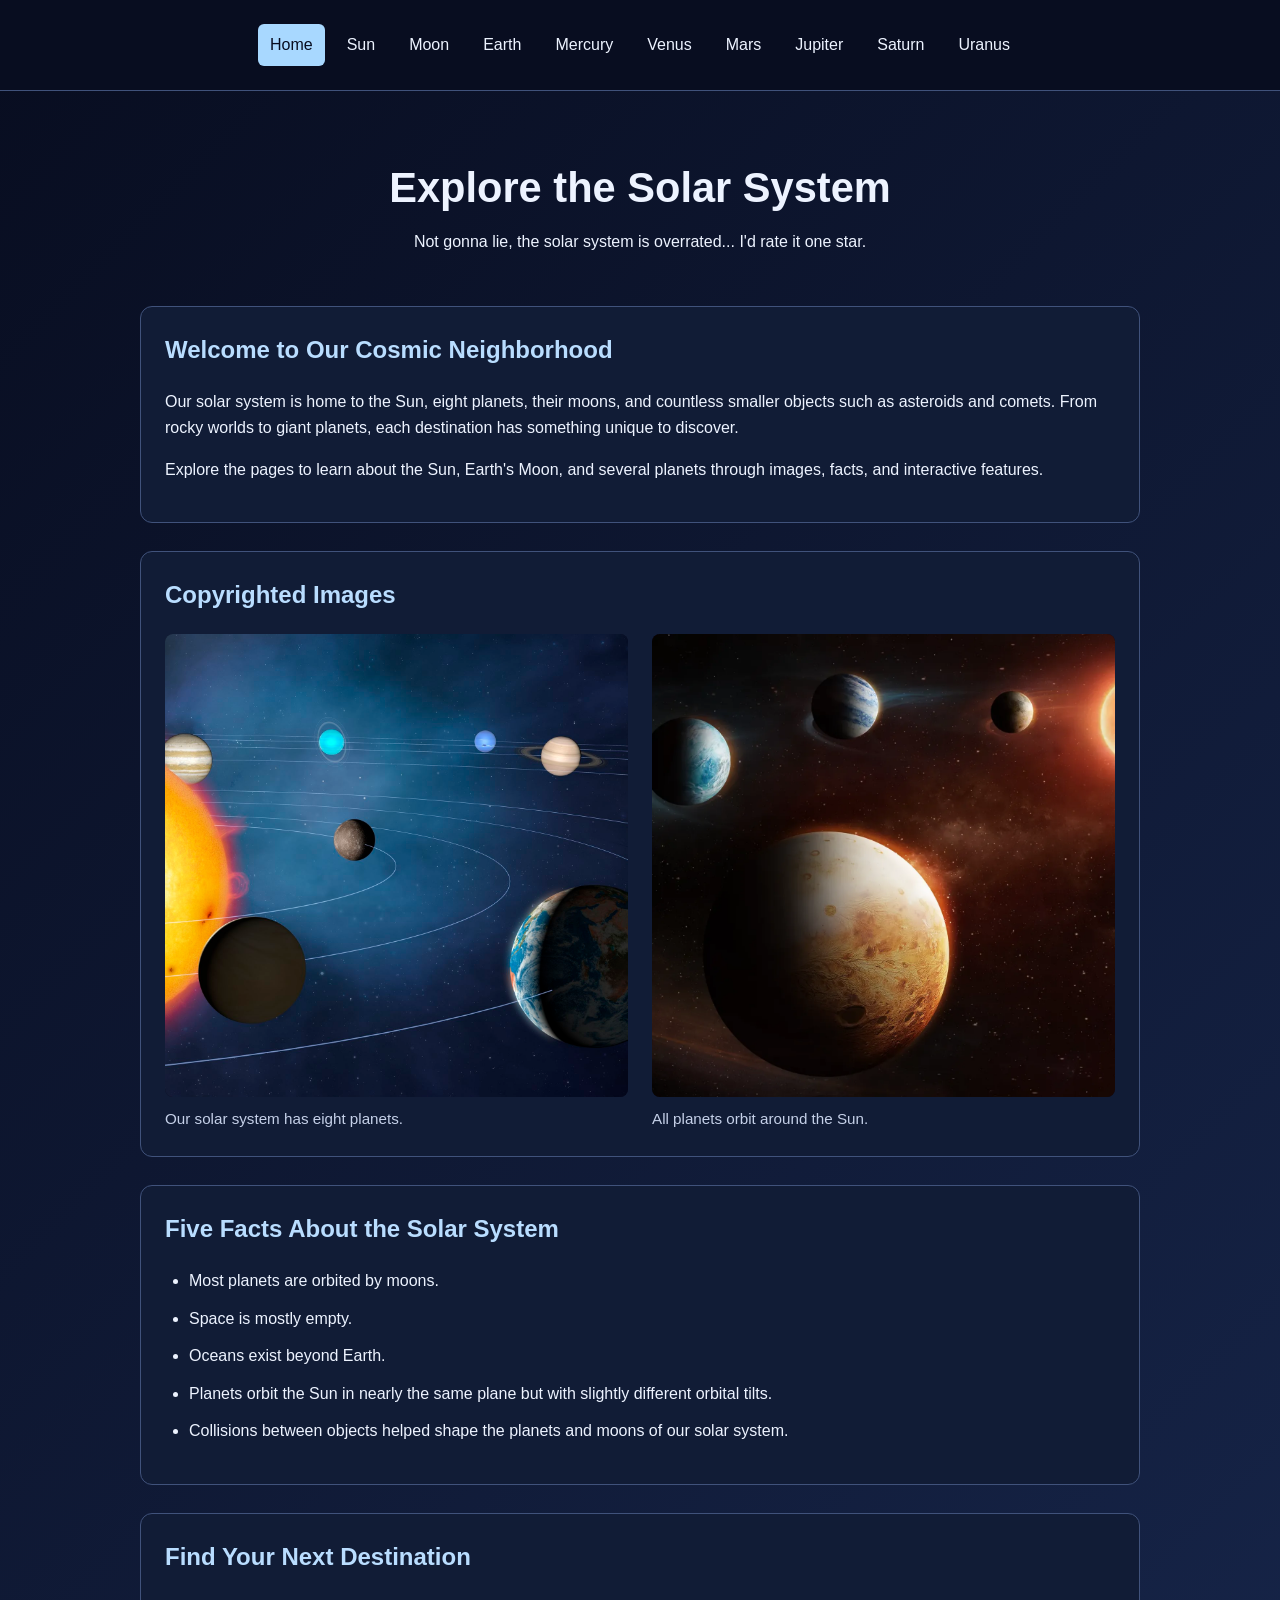
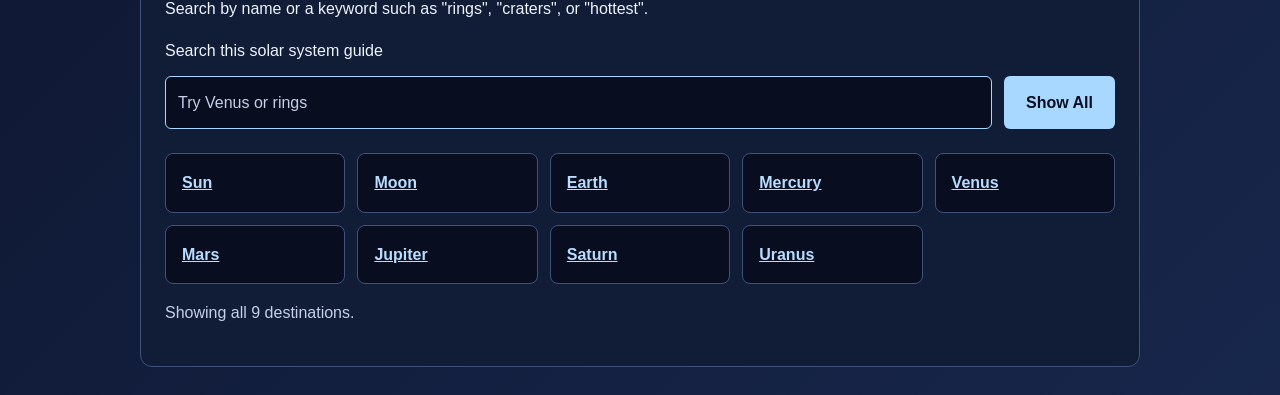
<file: index.html>
<!doctype html>
<html lang="en">
  <head>
    <meta charset="UTF-8" />
    <meta name="viewport" content="width=device-width, initial-scale=1.0" />
    <title>Solar System Project | Home</title>
    <link rel="stylesheet" href="css/styles.css" />
    <!-- defer waits until the HTML is parsed before connecting the controls. -->
    <script src="javascript/home.js" defer></script>
  </head>

  <body class="home-page">
    <header class="site-header">
      <!-- Shared navigation; aria-current identifies this page. -->
      <nav aria-label="Main navigation">
        <a href="index.html" aria-current="page">Home</a>
        <a href="sun.html">Sun</a>
        <a href="moon.html">Moon</a>
        <a href="earth.html">Earth</a>
        <a href="mercury.html">Mercury</a>
        <a href="venus.html">Venus</a>
        <a href="mars.html">Mars</a>
        <a href="jupiter.html">Jupiter</a>
        <a href="saturn.html">Saturn</a>
        <a href="uranus.html">Uranus</a>
      </nav>
    </header>

    <main>
      <!-- Page title and short tagline. -->
      <section class="hero">
        <h1>Explore the Solar System</h1>

        <p>
          Not gonna lie, the solar system is overrated... I'd rate it one star.
        </p>
      </section>

      <section class="panel">
        <!-- The homepage introduction has its own themed panel. -->
        <h2>Welcome to Our Cosmic Neighborhood</h2>

        <p>
          Our solar system is home to the Sun, eight planets, their moons, and
          countless smaller objects such as asteroids and comets. From rocky
          worlds to giant planets, each destination has something unique to
          discover.
        </p>

        <p>
          Explore the pages to learn about the Sun, Earth's Moon, and several
          planets through images, facts, and interactive features.
        </p>
      </section>

      <section class="panel">
        <h2>Copyrighted Images</h2>

        <!-- Each figure pairs an image with its caption; alt text describes the image. -->
        <div class="image-grid">
          <figure>
            <img
              src="images/solar-system1.jpg"
              alt="Illustration of planets and their orbital paths around the Sun"
            />
            <figcaption>Our solar system has eight planets.</figcaption>
          </figure>

          <figure>
            <img
              src="images/solar-system2.webp"
              alt="Artistic illustration of planets against a star-filled background"
            />
            <figcaption>All planets orbit around the Sun.</figcaption>
          </figure>
        </div>
      </section>

      <section class="panel">
        <h2>Five Facts About the Solar System</h2>

        <!-- Keep the five facts visible independently of the interactive feature. -->
        <ul class="facts-list">
          <li>Most planets are orbited by moons.</li>
          <li>Space is mostly empty.</li>
          <li>Oceans exist beyond Earth.</li>
          <li>
            Planets orbit the Sun in nearly the same plane but with slightly
            different orbital tilts.
          </li>
          <li>
            Collisions between objects helped shape the planets and moons of our
            solar system.
          </li>
        </ul>
      </section>

      <section class="panel">
        <h2>Find Your Next Destination</h2>
        <p>
          Search by name or a keyword such as "rings", "craters", or "hottest".
        </p>
        <label for="destination-search">Search this solar system guide</label>
        <div class="destination-controls">
          <input
            type="search"
            id="destination-search"
            placeholder="Try Venus or rings"
          />
          <button type="button" id="clear-destinations">Show All</button>
        </div>
        <!-- JavaScript filters the cards without changing the main navigation. -->
        <ul class="destination-grid">
          <li class="destination-card" data-search="sun star light heat">
            <a href="sun.html">Sun</a>
          </li>
          <li
            class="destination-card"
            data-search="moon satellite phases craters"
          >
            <a href="moon.html">Moon</a>
          </li>
          <li class="destination-card" data-search="earth planet oceans life">
            <a href="earth.html">Earth</a>
          </li>
          <li
            class="destination-card"
            data-search="mercury planet rocky smallest"
          >
            <a href="mercury.html">Mercury</a>
          </li>
          <li
            class="destination-card"
            data-search="venus planet clouds hottest"
          >
            <a href="venus.html">Venus</a>
          </li>
          <li class="destination-card" data-search="mars planet red rocky">
            <a href="mars.html">Mars</a>
          </li>
          <li
            class="destination-card"
            data-search="jupiter planet giant largest biggest"
          >
            <a href="jupiter.html">Jupiter</a>
          </li>
          <li class="destination-card" data-search="saturn planet giant rings">
            <a href="saturn.html">Saturn</a>
          </li>
          <li class="destination-card" data-search="uranus planet ice giant">
            <a href="uranus.html">Uranus</a>
          </li>
        </ul>
        <p id="destination-status" role="status">Showing all 9 destinations.</p>
      </section>
    </main>
  </body>
</html>
</file>
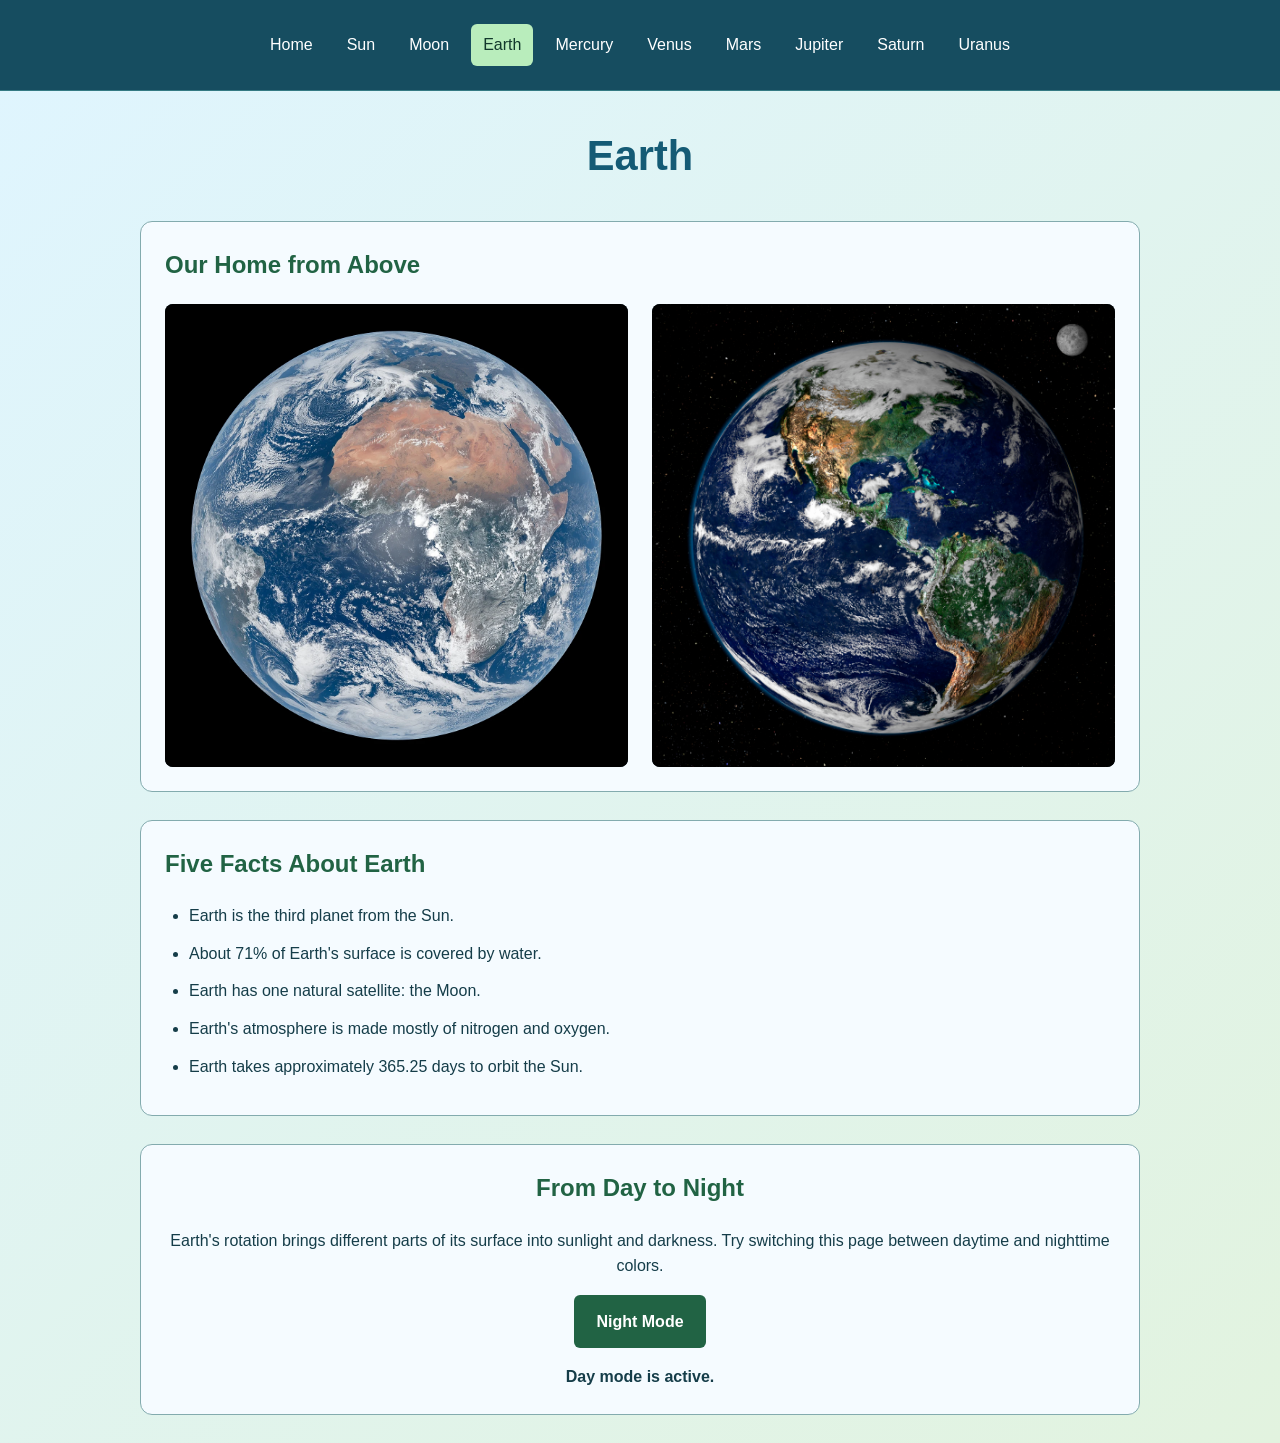
<file: earth.html>
<!doctype html>
<html lang="en">
  <head>
    <meta charset="UTF-8" />
    <meta name="viewport" content="width=device-width, initial-scale=1.0" />
    <title>Solar System Project | Earth</title>
    <link rel="stylesheet" href="css/styles.css" />
    <!-- Wait until the HTML is parsed before connecting the theme button. -->
    <script src="javascript/earth.js" defer></script>
  </head>

  <body class="earth-page">
    <header class="site-header">
      <!-- Shared navigation; aria-current identifies the active page. -->
      <nav aria-label="Main navigation">
        <a href="index.html">Home</a>
        <a href="sun.html">Sun</a>
        <a href="moon.html">Moon</a>
        <a href="earth.html" aria-current="page">Earth</a>
        <a href="mercury.html">Mercury</a>
        <a href="venus.html">Venus</a>
        <a href="mars.html">Mars</a>
        <a href="jupiter.html">Jupiter</a>
        <a href="saturn.html">Saturn</a>
        <a href="uranus.html">Uranus</a>
      </nav>
    </header>

    <main>
      <section class="hero">
        <h1>Earth</h1>
      </section>

      <section class="panel">
        <h2>Our Home from Above</h2>

        <!-- Two content images with descriptive alt text. -->
        <div class="image-grid">
          <figure>
            <img
              src="images/earth1.webp"
              alt="Earth seen from space, showing blue oceans and white clouds"
            />
          </figure>

          <figure>
            <img
              src="images/earth2.jpg"
              alt="View of Earth's continents and oceans from space"
            />
          </figure>
        </div>
      </section>

      <section class="panel">
        <h2>Five Facts About Earth</h2>

        <ul class="facts-list">
          <li>Earth is the third planet from the Sun.</li>
          <li>About 71% of Earth's surface is covered by water.</li>
          <li>Earth has one natural satellite: the Moon.</li>
          <li>Earth's atmosphere is made mostly of nitrogen and oxygen.</li>
          <li>Earth takes approximately 365.25 days to orbit the Sun.</li>
        </ul>
      </section>

      <section class="panel earth-interaction">
        <h2>From Day to Night</h2>

        <p>
          Earth's rotation brings different parts of its surface into sunlight
          and darkness. Try switching this page between daytime and nighttime
          colors.
        </p>

        <!-- The button keeps a fixed label; aria-pressed reports its state. -->
        <button type="button" id="earth-theme-button" aria-pressed="false">
          Night Mode
        </button>

        <p id="earth-theme-status" role="status">Day mode is active.</p>
      </section>
    </main>
  </body>
</html>
</file>
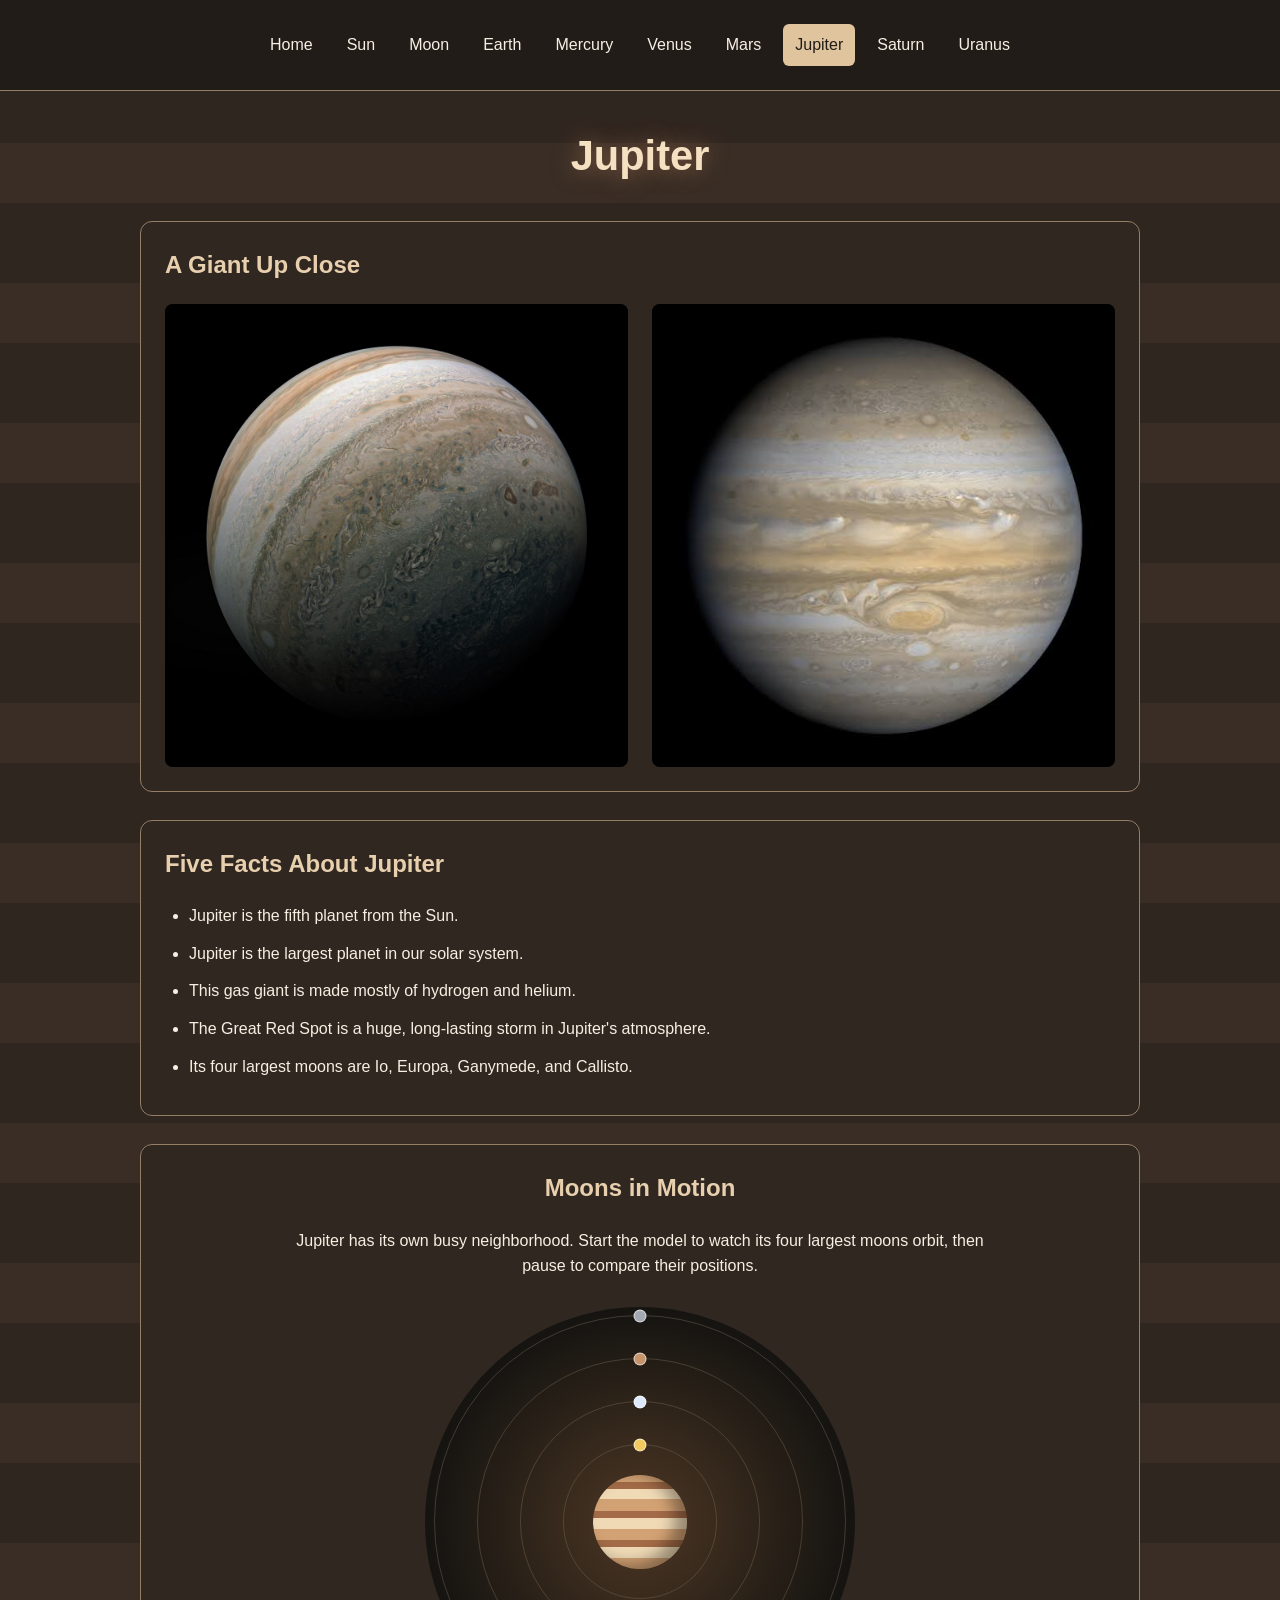
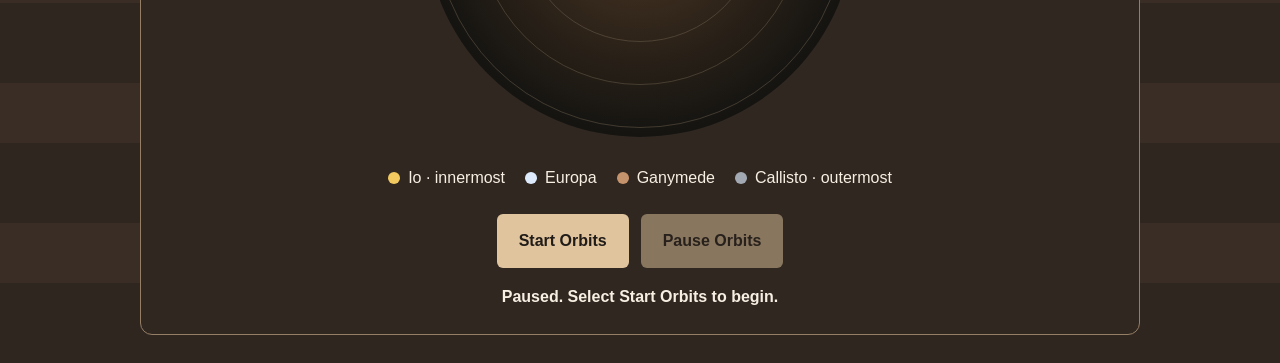
<file: jupiter.html>
<!doctype html>
<html lang="en">
  <head>
    <meta charset="UTF-8" />
    <meta name="viewport" content="width=device-width, initial-scale=1.0" />
    <title>Solar System Project | Jupiter</title>
    <link rel="stylesheet" href="css/styles.css" />
    <!-- Wait until the page is parsed before connecting animation controls. -->
    <script src="javascript/jupiter.js" defer></script>
  </head>
  
  <body class="jupiter-page">
    <header class="site-header">
      <!-- Shared navigation links to all ten pages. -->
      <nav aria-label="Main navigation">
        <a href="index.html">Home</a>
        <a href="sun.html">Sun</a>
        <a href="moon.html">Moon</a>
        <a href="earth.html">Earth</a>
        <a href="mercury.html">Mercury</a>
        <a href="venus.html">Venus</a>
        <a href="mars.html">Mars</a>
        <a href="jupiter.html" aria-current="page">Jupiter</a>
        <a href="saturn.html">Saturn</a>
        <a href="uranus.html">Uranus</a>
      </nav>
    </header>

    <main>
      <section class="hero">
        <h1>Jupiter</h1>
      </section>

      <section class="panel">
        <h2>A Giant Up Close</h2>
        <!-- Add your square images and adjust the descriptions to match. -->
        <div class="image-grid">
          <figure>
            <img
              src="images/jupiter1.jpeg"
              alt="Jupiter seen from space with cream and brown cloud bands"
            />
          </figure>
          <figure>
            <img
              src="images/jupiter2.jpeg"
              alt="Jupiter showing cloud bands and the Great Red Spot"
            />
          </figure>
        </div>
      </section>

      <section class="panel">
        <h2>Five Facts About Jupiter</h2>
        <ul class="facts-list">
          <li>Jupiter is the fifth planet from the Sun.</li>
          <li>Jupiter is the largest planet in our solar system.</li>
          <li>This gas giant is made mostly of hydrogen and helium.</li>
          <li>
            The Great Red Spot is a huge, long-lasting storm in Jupiter's
            atmosphere.
          </li>
          <li>
            Its four largest moons are Io, Europa, Ganymede, and Callisto.
          </li>
        </ul>
      </section>

      <section class="panel jupiter-moons-section">
        <h2>Moons in Motion</h2>
        <p>
          Jupiter has its own busy neighborhood. Start the model to watch its
          four largest moons orbit, then pause to compare their positions.
        </p>

        <!-- The labels explain this decorative model to screen-reader users. -->
        <div id="jupiter-orbit-model" aria-hidden="true">
          <div class="jupiter-orbit callisto-orbit">
            <span class="orbit-moon"></span>
          </div>
          <div class="jupiter-orbit ganymede-orbit">
            <span class="orbit-moon"></span>
          </div>
          <div class="jupiter-orbit europa-orbit">
            <span class="orbit-moon"></span>
          </div>
          <div class="jupiter-orbit io-orbit">
            <span class="orbit-moon"></span>
          </div>
          <div class="jupiter-model-planet"></div>
        </div>

        <ul
          class="jupiter-moon-legend"
          aria-label="Moons from innermost to outermost orbit"
        >
          <li>
            <span class="moon-key io-key" aria-hidden="true"></span>Io ·
            innermost
          </li>
          <li>
            <span class="moon-key europa-key" aria-hidden="true"></span>Europa
          </li>
          <li>
            <span class="moon-key ganymede-key" aria-hidden="true"></span
            >Ganymede
          </li>
          <li>
            <span class="moon-key callisto-key" aria-hidden="true"></span
            >Callisto · outermost
          </li>
        </ul>

        <div class="jupiter-orbit-controls">
          <button type="button" id="start-jupiter-orbits">Start Orbits</button>
          <button type="button" id="pause-jupiter-orbits" disabled>
            Pause Orbits
          </button>
        </div>
        <p id="jupiter-orbit-status" role="status">
          Paused. Select Start Orbits to begin.
        </p>
      </section>
    </main>
  </body>
</html>
</file>
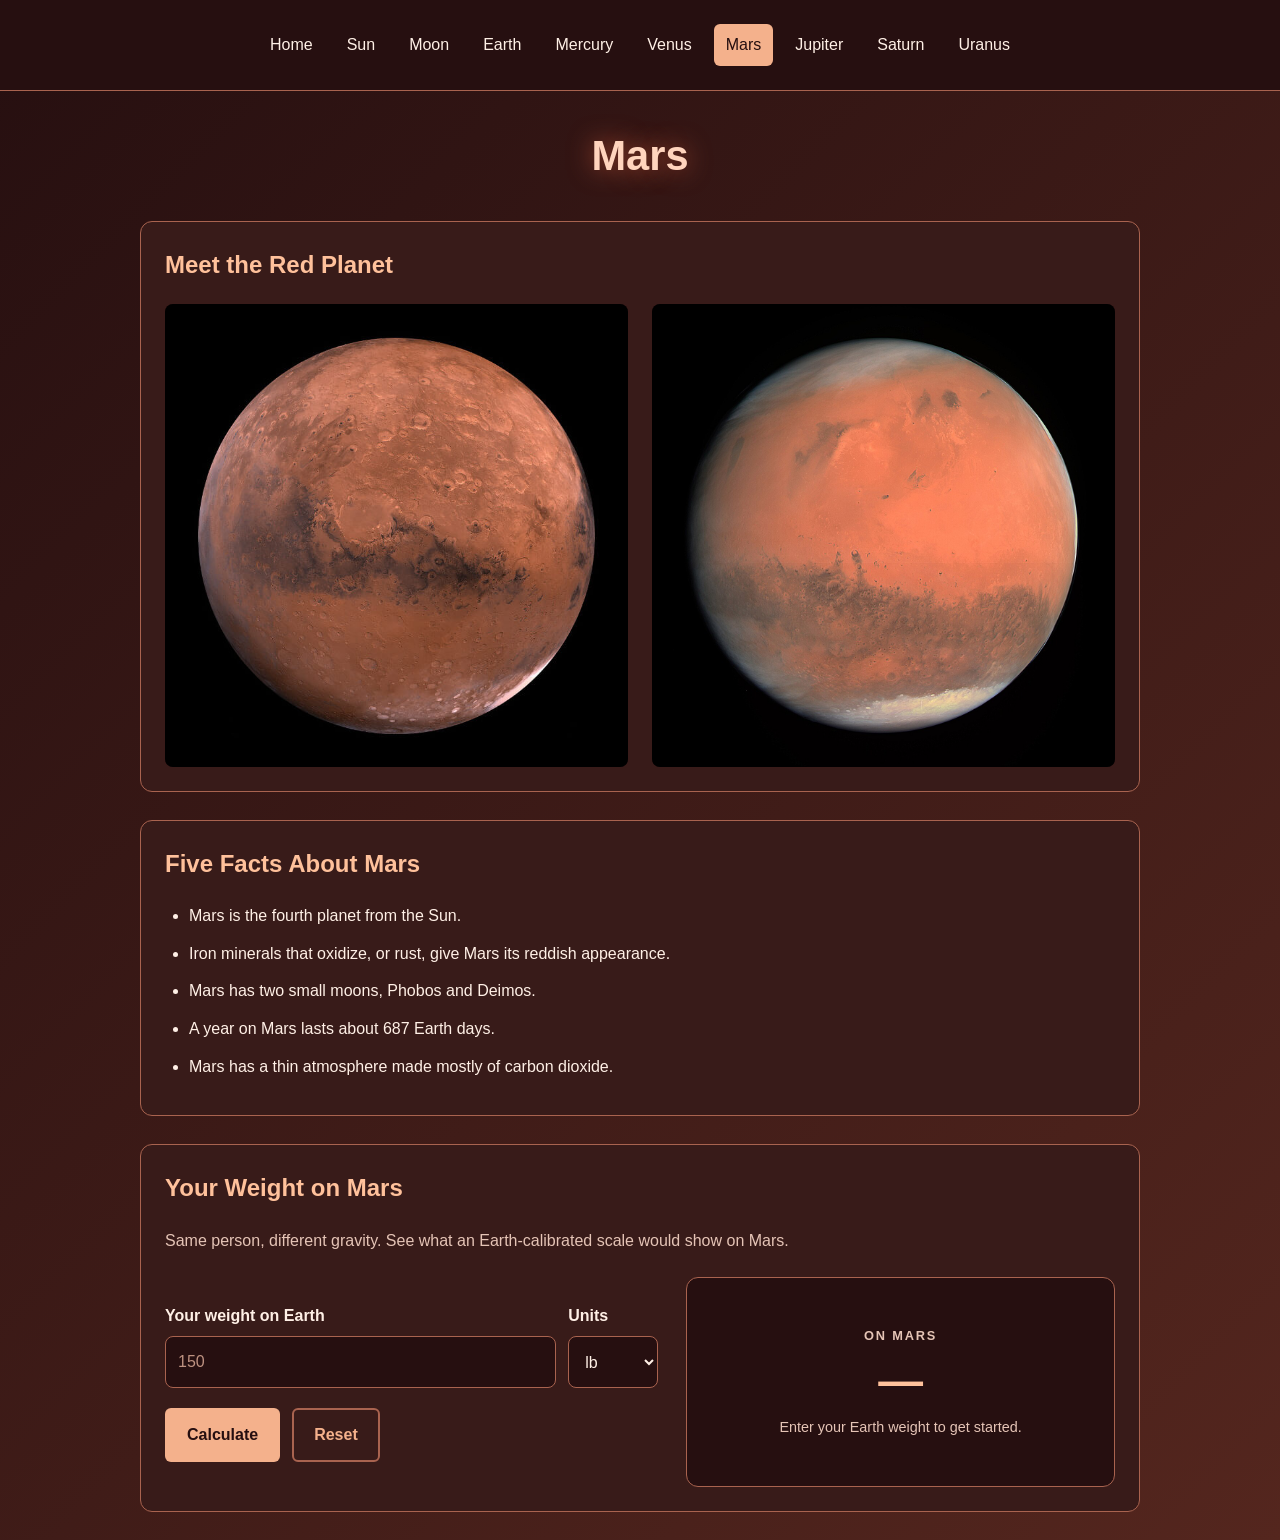
<file: mars.html>
<!doctype html>
<html lang="en">
  <head>
    <meta charset="UTF-8" />
    <meta name="viewport" content="width=device-width, initial-scale=1.0" />
    <title>Solar System Project | Mars</title>
    <link rel="stylesheet" href="css/styles.css" />
    <!-- Wait for the page elements before connecting the calculator. -->
    <script src="javascript/mars.js" defer></script>
  </head>
  
  <body class="mars-page">
    <header class="site-header">
      <!-- Shared navigation; aria-current marks the page being viewed. -->
      <nav aria-label="Main navigation">
        <a href="index.html">Home</a>
        <a href="sun.html">Sun</a>
        <a href="moon.html">Moon</a>
        <a href="earth.html">Earth</a>
        <a href="mercury.html">Mercury</a>
        <a href="venus.html">Venus</a>
        <a href="mars.html" aria-current="page">Mars</a>
        <a href="jupiter.html">Jupiter</a>
        <a href="saturn.html">Saturn</a>
        <a href="uranus.html">Uranus</a>
      </nav>
    </header>

    <main>
      <section class="hero">
        <h1>Mars</h1>
      </section>

      <section class="panel">
        <h2>Meet the Red Planet</h2>
        <div class="image-grid">
          <figure>
            <img
              src="images/mars1.jpg"
              alt="Mars seen from space, showing its reddish surface"
            />
          </figure>
          <figure>
            <img
              src="images/mars2.jpg"
              alt="Mars seen from space, with reddish terrain and darker surface markings"
            />
          </figure>
        </div>
      </section>

      <section class="panel">
        <h2>Five Facts About Mars</h2>
        <ul class="facts-list">
          <li>Mars is the fourth planet from the Sun.</li>
          <li>
            Iron minerals that oxidize, or rust, give Mars its reddish
            appearance.
          </li>
          <li>Mars has two small moons, Phobos and Deimos.</li>
          <li>A year on Mars lasts about 687 Earth days.</li>
          <li>Mars has a thin atmosphere made mostly of carbon dioxide.</li>
        </ul>
      </section>

      <section class="panel">
        <h2>Your Weight on Mars</h2>
        <p class="mars-calculator-intro">
          Same person, different gravity. See what an Earth-calibrated scale
          would show on Mars.
        </p>

        <div class="mars-calculator-layout">
          <!-- The weight field gets more room than the shorter units menu. -->
          <form id="mars-weight-form">
            <div class="mars-weight-fields">
              <div>
                <label for="mars-earth-weight">Your weight on Earth</label>
                <input
                  type="number"
                  id="mars-earth-weight"
                  min="0.1"
                  max="1000000"
                  step="any"
                  placeholder="150"
                  required
                />
              </div>
              <div>
                <label for="mars-weight-unit">Units</label>
                <select id="mars-weight-unit">
                  <option value="lb">lb</option>
                  <option value="kg">kg</option>
                </select>
              </div>
            </div>
            <div class="mars-weight-controls">
              <button type="submit">Calculate</button>
              <button type="reset" class="mars-reset-button">Reset</button>
            </div>
          </form>

          <!-- Announce the full updated result without moving keyboard focus. -->
          <div id="mars-weight-result" role="status" aria-atomic="true">
            <p class="mars-result-label">ON MARS</p>
            <p id="mars-result-value">—</p>
            <p id="mars-result-detail">
              Enter your Earth weight to get started.
            </p>
          </div>
        </div>
      </section>
    </main>
  </body>
</html>
</file>
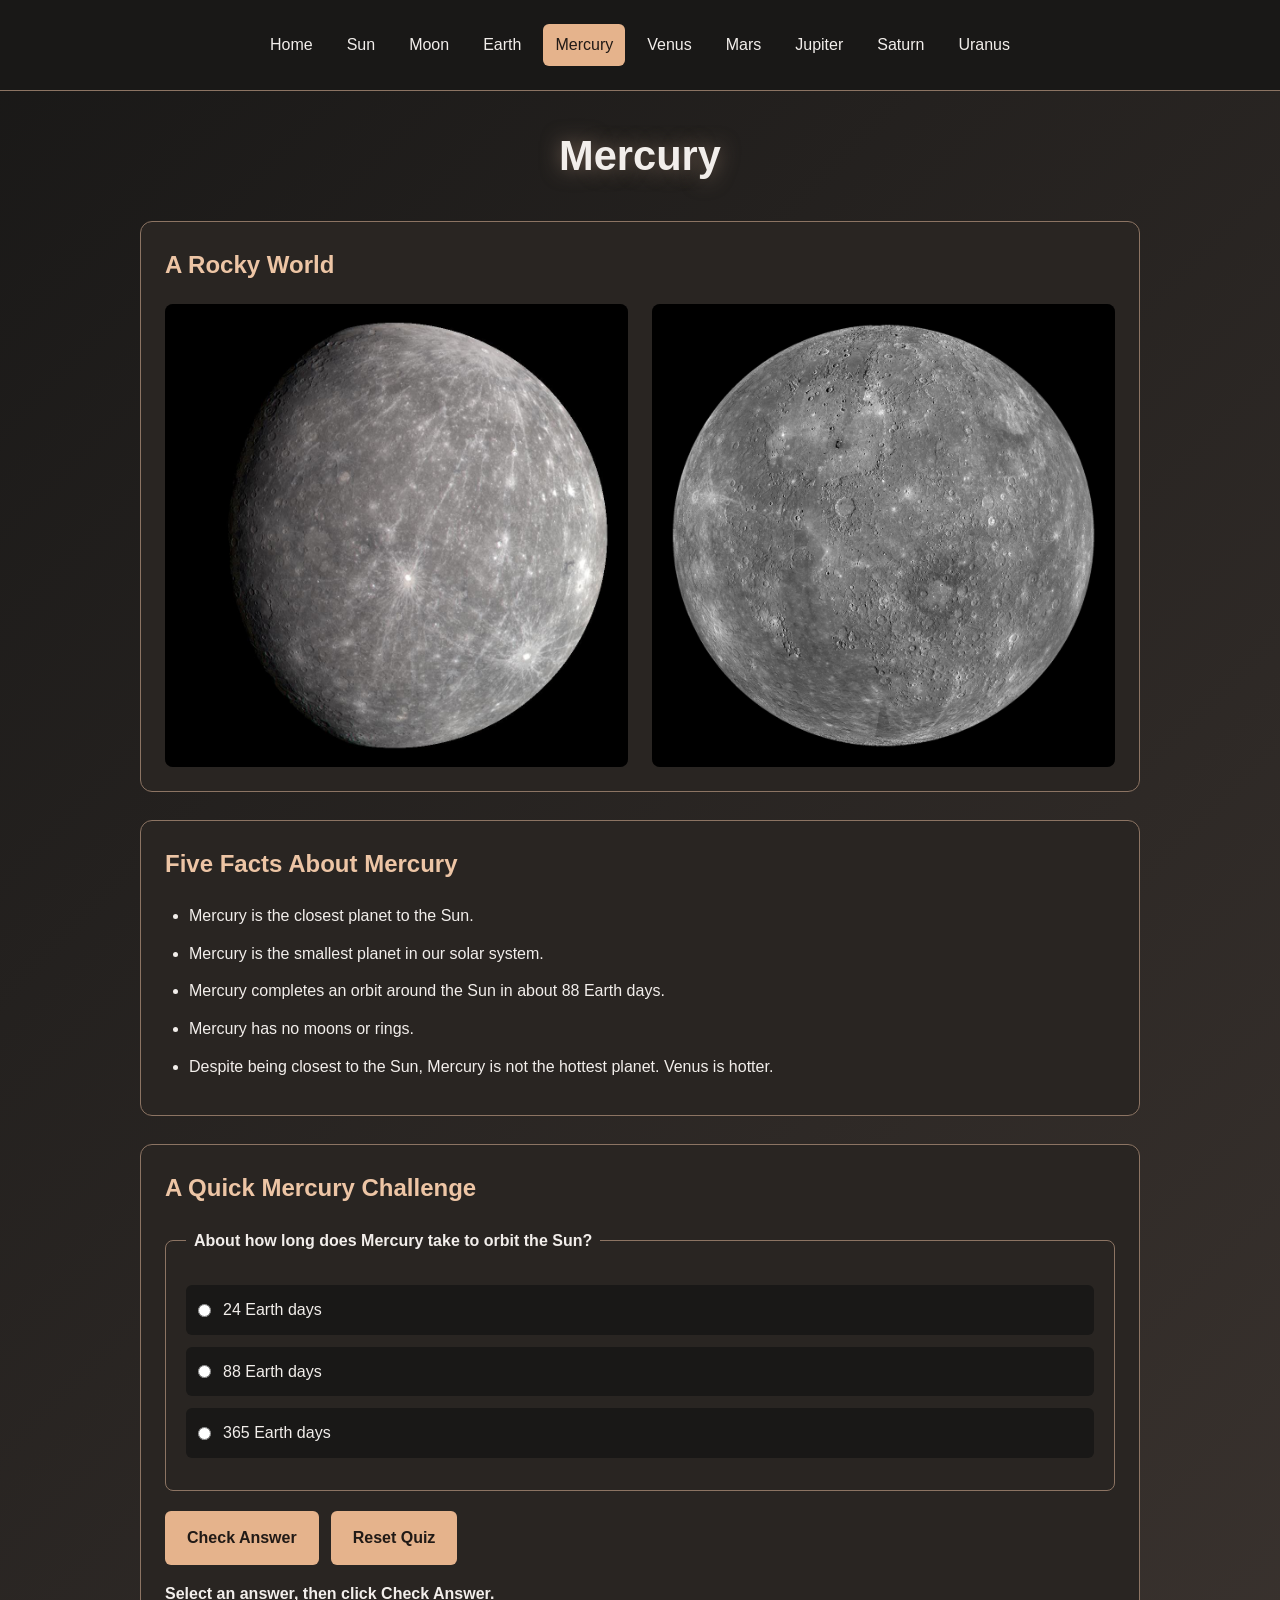
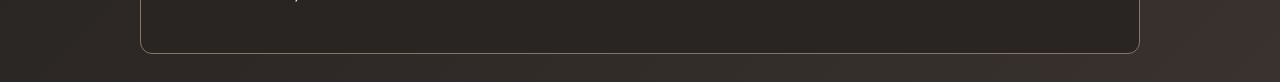
<file: mercury.html>
<!doctype html>
<html lang="en">
  <head>
    <meta charset="UTF-8" />
    <meta name="viewport" content="width=device-width, initial-scale=1.0" />
    <title>Solar System Project | Mercury</title>
    <link rel="stylesheet" href="css/styles.css" />
    <!-- Connect the quiz controls after the HTML has been parsed. -->
    <script src="javascript/mercury.js" defer></script>
  </head>

  <body class="mercury-page">
    <header class="site-header">
      <!-- Shared navigation; aria-current identifies this page. -->
      <nav aria-label="Main navigation">
        <a href="index.html">Home</a>
        <a href="sun.html">Sun</a>
        <a href="moon.html">Moon</a>
        <a href="earth.html">Earth</a>
        <a href="mercury.html" aria-current="page">Mercury</a>
        <a href="venus.html">Venus</a>
        <a href="mars.html">Mars</a>
        <a href="jupiter.html">Jupiter</a>
        <a href="saturn.html">Saturn</a>
        <a href="uranus.html">Uranus</a>
      </nav>
    </header>

    <main>
      <section class="hero">
        <h1>Mercury</h1>
      </section>

      <section class="panel">
        <h2>A Rocky World</h2>

        <!-- Update the filenames and alt text to match your images. -->
        <div class="image-grid">
          <figure>
            <img
              src="images/mercury1.jpg"
              alt="Mercury seen from space with its gray, cratered surface"
            />
          </figure>

          <figure>
            <img
              src="images/mercury2.jpg"
              alt="Mercury’s cratered disk seen from space"
            />
          </figure>
        </div>
      </section>

      <section class="panel">
        <h2>Five Facts About Mercury</h2>

        <ul class="facts-list">
          <li>Mercury is the closest planet to the Sun.</li>
          <li>Mercury is the smallest planet in our solar system.</li>
          <li>
            Mercury completes an orbit around the Sun in about 88 Earth days.
          </li>
          <li>Mercury has no moons or rings.</li>
          <li>
            Despite being closest to the Sun, Mercury is not the hottest planet.
            Venus is hotter.
          </li>
        </ul>
      </section>

      <section class="panel mercury-quiz">
        <h2>A Quick Mercury Challenge</h2>

        <!-- A fieldset groups the answers under one accessible question. -->
        <form id="mercury-quiz-form">
          <fieldset>
            <legend>About how long does Mercury take to orbit the Sun?</legend>

            <label class="mercury-answer">
              <input type="radio" name="mercury-year" value="24" required />
              24 Earth days
            </label>

            <label class="mercury-answer">
              <input type="radio" name="mercury-year" value="88" required />
              88 Earth days
            </label>

            <label class="mercury-answer">
              <input type="radio" name="mercury-year" value="365" required />
              365 Earth days
            </label>
          </fieldset>

          <div class="mercury-quiz-controls">
            <button type="submit">Check Answer</button>
            <button type="reset">Reset Quiz</button>
          </div>

          <!-- Announce feedback when JavaScript updates this paragraph. -->
          <p id="mercury-feedback" role="status">
            Select an answer, then click Check Answer.
          </p>
        </form>
      </section>
    </main>
  </body>
</html>
</file>
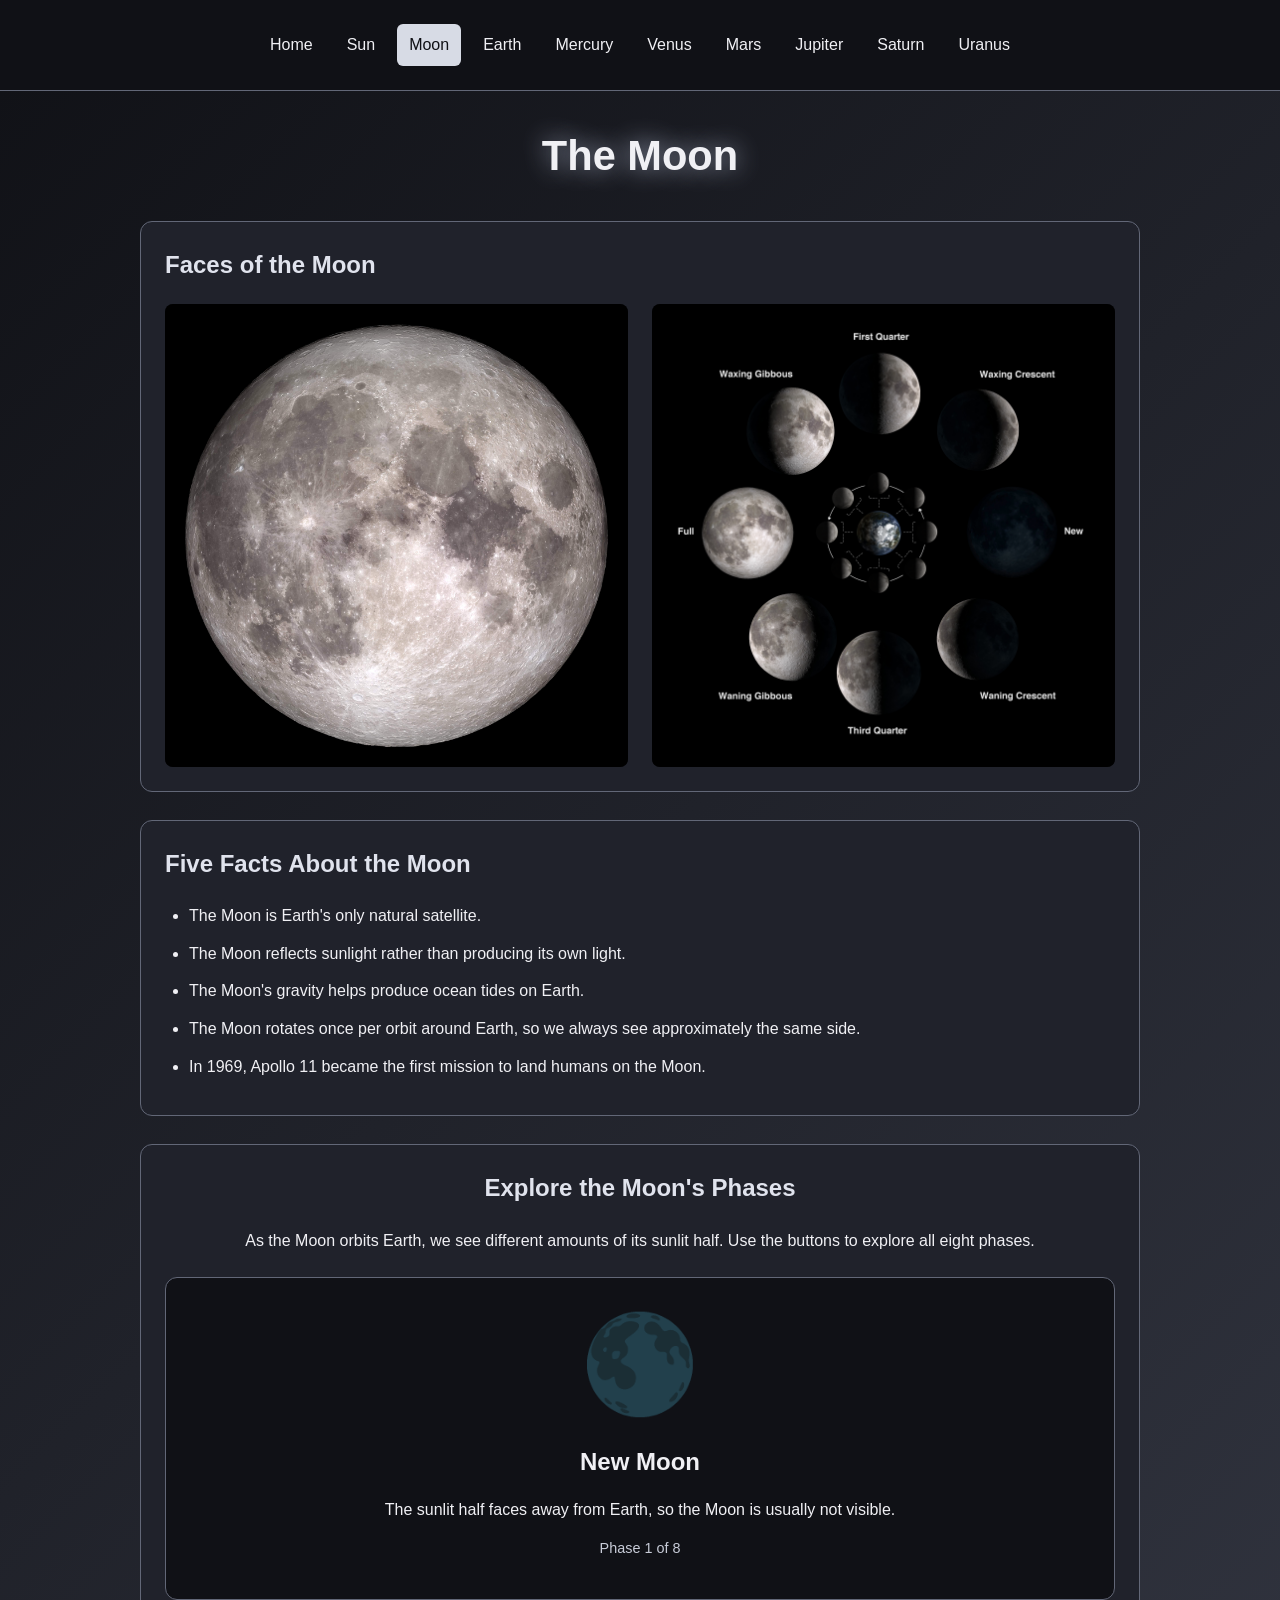
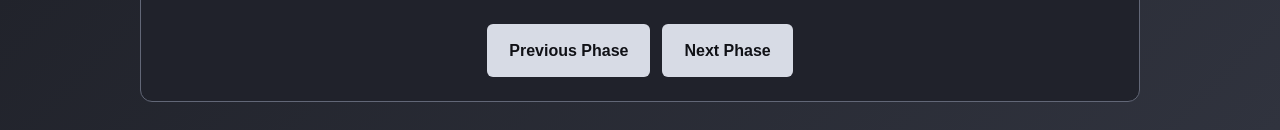
<file: moon.html>
<!doctype html>
<html lang="en">
  <head>
    <meta charset="UTF-8" />
    <meta name="viewport" content="width=device-width, initial-scale=1.0" />
    <title>Solar System Project | Moon</title>
    <link rel="stylesheet" href="css/styles.css" />
    <!-- defer waits until the HTML is parsed before connecting the controls. -->
    <script src="javascript/moon.js" defer></script>
  </head>

  <body class="moon-page">
    <header class="site-header">
      <!-- Shared navigation links to all ten pages. -->
      <nav aria-label="Main navigation">
        <a href="index.html">Home</a>
        <a href="sun.html">Sun</a>
        <a href="moon.html" aria-current="page">Moon</a>
        <a href="earth.html">Earth</a>
        <a href="mercury.html">Mercury</a>
        <a href="venus.html">Venus</a>
        <a href="mars.html">Mars</a>
        <a href="jupiter.html">Jupiter</a>
        <a href="saturn.html">Saturn</a>
        <a href="uranus.html">Uranus</a>
      </nav>
    </header>

    <main>
      <!-- Page title. -->
      <section class="hero">
        <h1>The Moon</h1>
      </section>

      <section class="panel">
        <h2>Faces of the Moon</h2>

        <!-- Each figure contains a relevant image with descriptive alt text. -->
        <div class="image-grid">
          <figure>
            <img
              src="images/moon1.jpg"
              alt="Full Moon showing bright cratered regions and darker plains"
            />
          </figure>

          <figure>
            <img
              src="images/moon2.png"
              alt="Illustration of all the phases of the moon"
            />
          </figure>
        </div>
      </section>

      <section class="panel">
        <h2>Five Facts About the Moon</h2>

        <!-- Keep the five facts visible independently of the interactive feature. -->
        <ul class="facts-list">
          <li>The Moon is Earth's only natural satellite.</li>
          <li>
            The Moon reflects sunlight rather than producing its own light.
          </li>
          <li>The Moon's gravity helps produce ocean tides on Earth.</li>
          <li>
            The Moon rotates once per orbit around Earth, so we always see
            approximately the same side.
          </li>
          <li>
            In 1969, Apollo 11 became the first mission to land humans on the
            Moon.
          </li>
        </ul>
      </section>

      <section class="panel phase-explorer">
        <h2>Explore the Moon's Phases</h2>

        <p>
          As the Moon orbits Earth, we see different amounts of its sunlit half.
          Use the buttons to explore all eight phases.
        </p>

        <!-- JavaScript updates the symbol, name, and explanation together. -->
        <!-- Announce the updated phase to screen readers without moving keyboard focus. -->
        <div id="phase-display" aria-live="polite" aria-atomic="true">
          <span id="phase-symbol" aria-hidden="true">🌑</span>

          <h3 id="phase-name">New Moon</h3>

          <p id="phase-description">
            The sunlit half faces away from Earth, so the Moon is usually not
            visible.
          </p>

          <p id="phase-counter">Phase 1 of 8</p>
        </div>

        <div class="phase-controls">
          <button type="button" id="previous-phase">Previous Phase</button>

          <button type="button" id="next-phase">Next Phase</button>
        </div>
      </section>
    </main>
  </body>
</html>
</file>
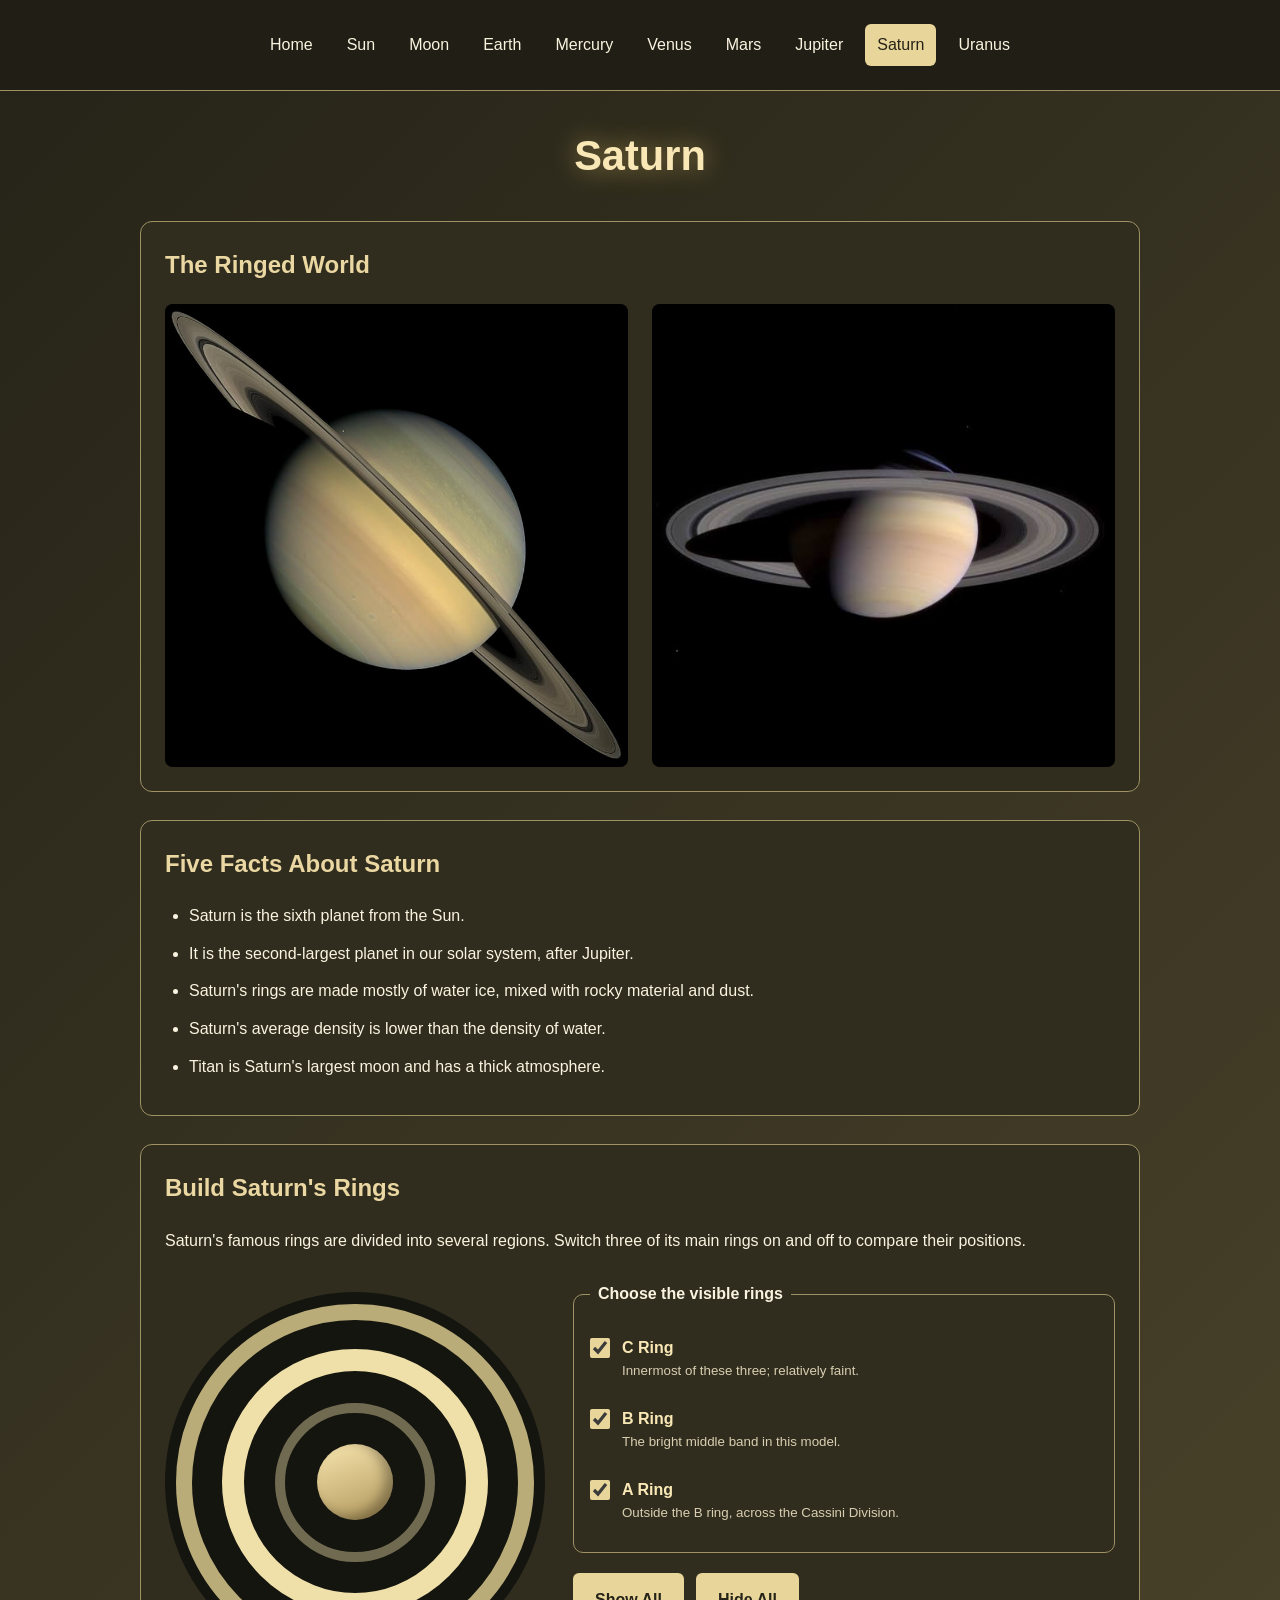
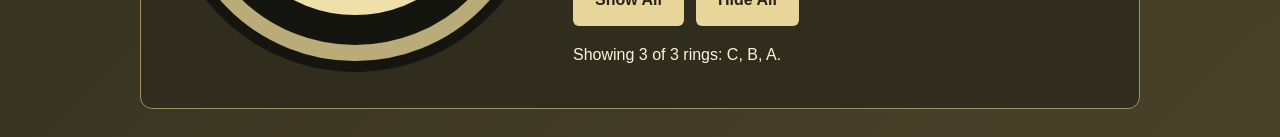
<file: saturn.html>
<!doctype html>
<html lang="en">
  <head>
    <meta charset="UTF-8">
    <meta name="viewport" content="width=device-width, initial-scale=1.0">
    <title>Solar System Project | Saturn</title>
    <link rel="stylesheet" href="css/styles.css">
    <!-- Connect the ring controls after the HTML is parsed. -->
    <script src="javascript/saturn.js" defer></script>
  </head>
  
  <body class="saturn-page">
    <header class="site-header">
      <!-- Shared navigation links to all ten pages. -->
      <nav aria-label="Main navigation">
        <a href="index.html">Home</a>
        <a href="sun.html">Sun</a>
        <a href="moon.html">Moon</a>
        <a href="earth.html">Earth</a>
        <a href="mercury.html">Mercury</a>
        <a href="venus.html">Venus</a>
        <a href="mars.html">Mars</a>
        <a href="jupiter.html">Jupiter</a>
        <a href="saturn.html" aria-current="page">Saturn</a>
        <a href="uranus.html">Uranus</a>
      </nav>
    </header>

    <main>
      <section class="hero">
        <h1>Saturn</h1>
      </section>

      <section class="panel">
        <h2>The Ringed World</h2>
        <div class="image-grid">
          <figure>
            <img src="images/saturn1.jpg" alt="Saturn seen from space with its broad ring system">
          </figure>
          <figure>
            <img src="images/saturn2.jpeg" alt="Saturn and its surrounding rings against a black background">
          </figure>
        </div>
      </section>

      <section class="panel">
        <h2>Five Facts About Saturn</h2>
        <ul class="facts-list">
          <li>Saturn is the sixth planet from the Sun.</li>
          <li>It is the second-largest planet in our solar system, after Jupiter.</li>
          <li>Saturn's rings are made mostly of water ice, mixed with rocky material and dust.</li>
          <li>Saturn's average density is lower than the density of water.</li>
          <li>Titan is Saturn's largest moon and has a thick atmosphere.</li>
        </ul>
      </section>

      <section class="panel">
        <h2>Build Saturn's Rings</h2>
        <p>
          Saturn's famous rings are divided into several regions. Switch three
          of its main rings on and off to compare their positions.
        </p>
        <div class="saturn-explorer-layout">
          <!-- Decorative top-down diagram; controls describe each ring's position. -->
          <div class="saturn-ring-model" aria-hidden="true">
            <div id="saturn-ring-a" class="saturn-ring ring-a"></div>
            <div id="saturn-ring-b" class="saturn-ring ring-b"></div>
            <div id="saturn-ring-c" class="saturn-ring ring-c"></div>
            <div class="saturn-model-planet"></div>
          </div>

          <div class="saturn-ring-controls">
            <fieldset>
              <legend>Choose the visible rings</legend>
              <label class="saturn-ring-option">
                <input type="checkbox" id="toggle-ring-c" checked>
                <span><strong>C Ring</strong><small>Innermost of these three; relatively faint.</small></span>
              </label>
              <label class="saturn-ring-option">
                <input type="checkbox" id="toggle-ring-b" checked>
                <span><strong>B Ring</strong><small>The bright middle band in this model.</small></span>
              </label>
              <label class="saturn-ring-option">
                <input type="checkbox" id="toggle-ring-a" checked>
                <span><strong>A Ring</strong><small>Outside the B ring, across the Cassini Division.</small></span>
              </label>
            </fieldset>
            <div class="saturn-ring-buttons">
              <button type="button" id="show-saturn-rings">Show All</button>
              <button type="button" id="hide-saturn-rings">Hide All</button>
            </div>
            <p id="saturn-ring-status" role="status">Showing 3 of 3 rings: C, B, A.</p>
          </div>
        </div>
      </section>
    </main>
  </body>
</html>
</file>
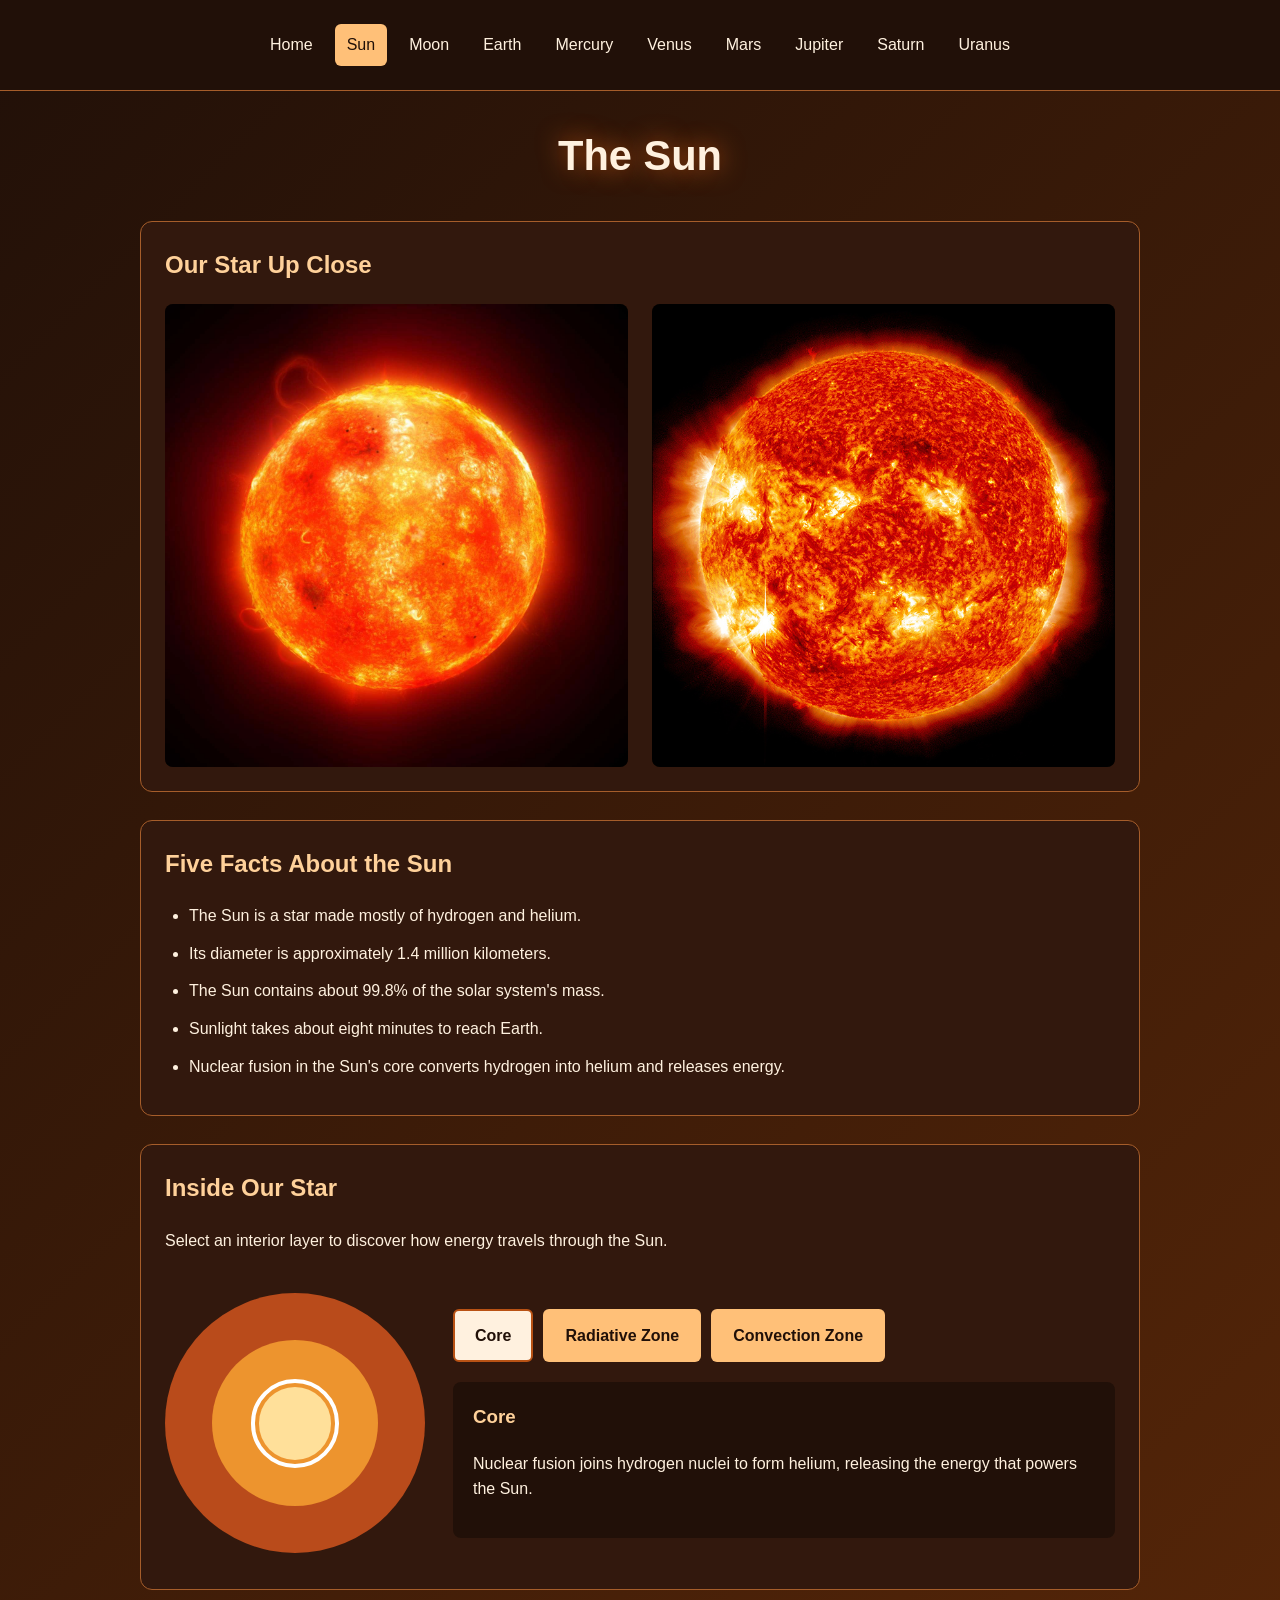
<file: sun.html>
<!doctype html>
<html lang="en">
  <head>
    <meta charset="UTF-8" />
    <meta name="viewport" content="width=device-width, initial-scale=1.0" />
    <title>Solar System Project | Sun</title>
    <link rel="stylesheet" href="css/styles.css" />
    <!-- defer waits until the HTML is parsed before connecting the controls. -->
    <script src="javascript/sun.js" defer></script>
  </head>

  <body class="sun-page">
    <header class="site-header">
      <!-- Shared navigation; aria-current identifies this page. -->
      <nav aria-label="Main navigation">
        <a href="index.html">Home</a>
        <a href="sun.html" aria-current="page">Sun</a>
        <a href="moon.html">Moon</a>
        <a href="earth.html">Earth</a>
        <a href="mercury.html">Mercury</a>
        <a href="venus.html">Venus</a>
        <a href="mars.html">Mars</a>
        <a href="jupiter.html">Jupiter</a>
        <a href="saturn.html">Saturn</a>
        <a href="uranus.html">Uranus</a>
      </nav>
    </header>

    <main>
      <!-- Page title-->
      <section class="hero">
        <h1>The Sun</h1>
      </section>

      <section class="panel">
        <h2>Our Star Up Close</h2>

        <!-- Each figure contains a relevant image with descriptive alt text. -->
        <div class="image-grid">
          <figure>
            <img
              src="images/sun1.jpg"
              alt="The Sun glowing against the darkness of space"
            />
          </figure>

          <figure>
            <img
              src="images/sun2.jpg"
              alt="Close-up view of the Sun showing bright solar activity"
            />
          </figure>
        </div>
      </section>

      <section class="panel">
        <h2>Five Facts About the Sun</h2>

        <!-- Keep the five facts visible independently of the interactive feature. -->
        <ul class="facts-list">
          <li>The Sun is a star made mostly of hydrogen and helium.</li>
          <li>Its diameter is approximately 1.4 million kilometers.</li>
          <li>The Sun contains about 99.8% of the solar system's mass.</li>
          <li>Sunlight takes about eight minutes to reach Earth.</li>
          <li>
            Nuclear fusion in the Sun's core converts hydrogen into helium and
            releases energy.
          </li>
        </ul>
      </section>

      <section class="panel">
        <h2>Inside Our Star</h2>
        <p>
          Select an interior layer to discover how energy travels through the
          Sun.
        </p>
        <div class="sun-layer-layout">
          <!-- Simplified cross-section; buttons and text describe the same layers. -->
          <div
            id="sun-cross-section"
            class="sun-cross-section"
            aria-hidden="true"
          >
            <div class="sun-ring convection-ring" id="convection-ring"></div>
            <div class="sun-ring radiation-ring" id="radiation-ring"></div>
            <div class="sun-ring core-ring selected-layer" id="core-ring"></div>
          </div>
          <div class="sun-layer-content">
            <div
              class="sun-layer-buttons"
              aria-label="Choose a solar interior layer"
            >
              <button type="button" id="select-core" aria-pressed="true">
                Core
              </button>
              <button type="button" id="select-radiation" aria-pressed="false">
                Radiative Zone
              </button>
              <button type="button" id="select-convection" aria-pressed="false">
                Convection Zone
              </button>
            </div>
            <div
              class="sun-layer-details"
              aria-live="polite"
              aria-atomic="true"
            >
              <h3 id="sun-layer-name">Core</h3>
              <p id="sun-layer-description">
                Nuclear fusion joins hydrogen nuclei to form helium, releasing
                the energy that powers the Sun.
              </p>
            </div>
          </div>
        </div>
      </section>
    </main>
  </body>
</html>
</file>
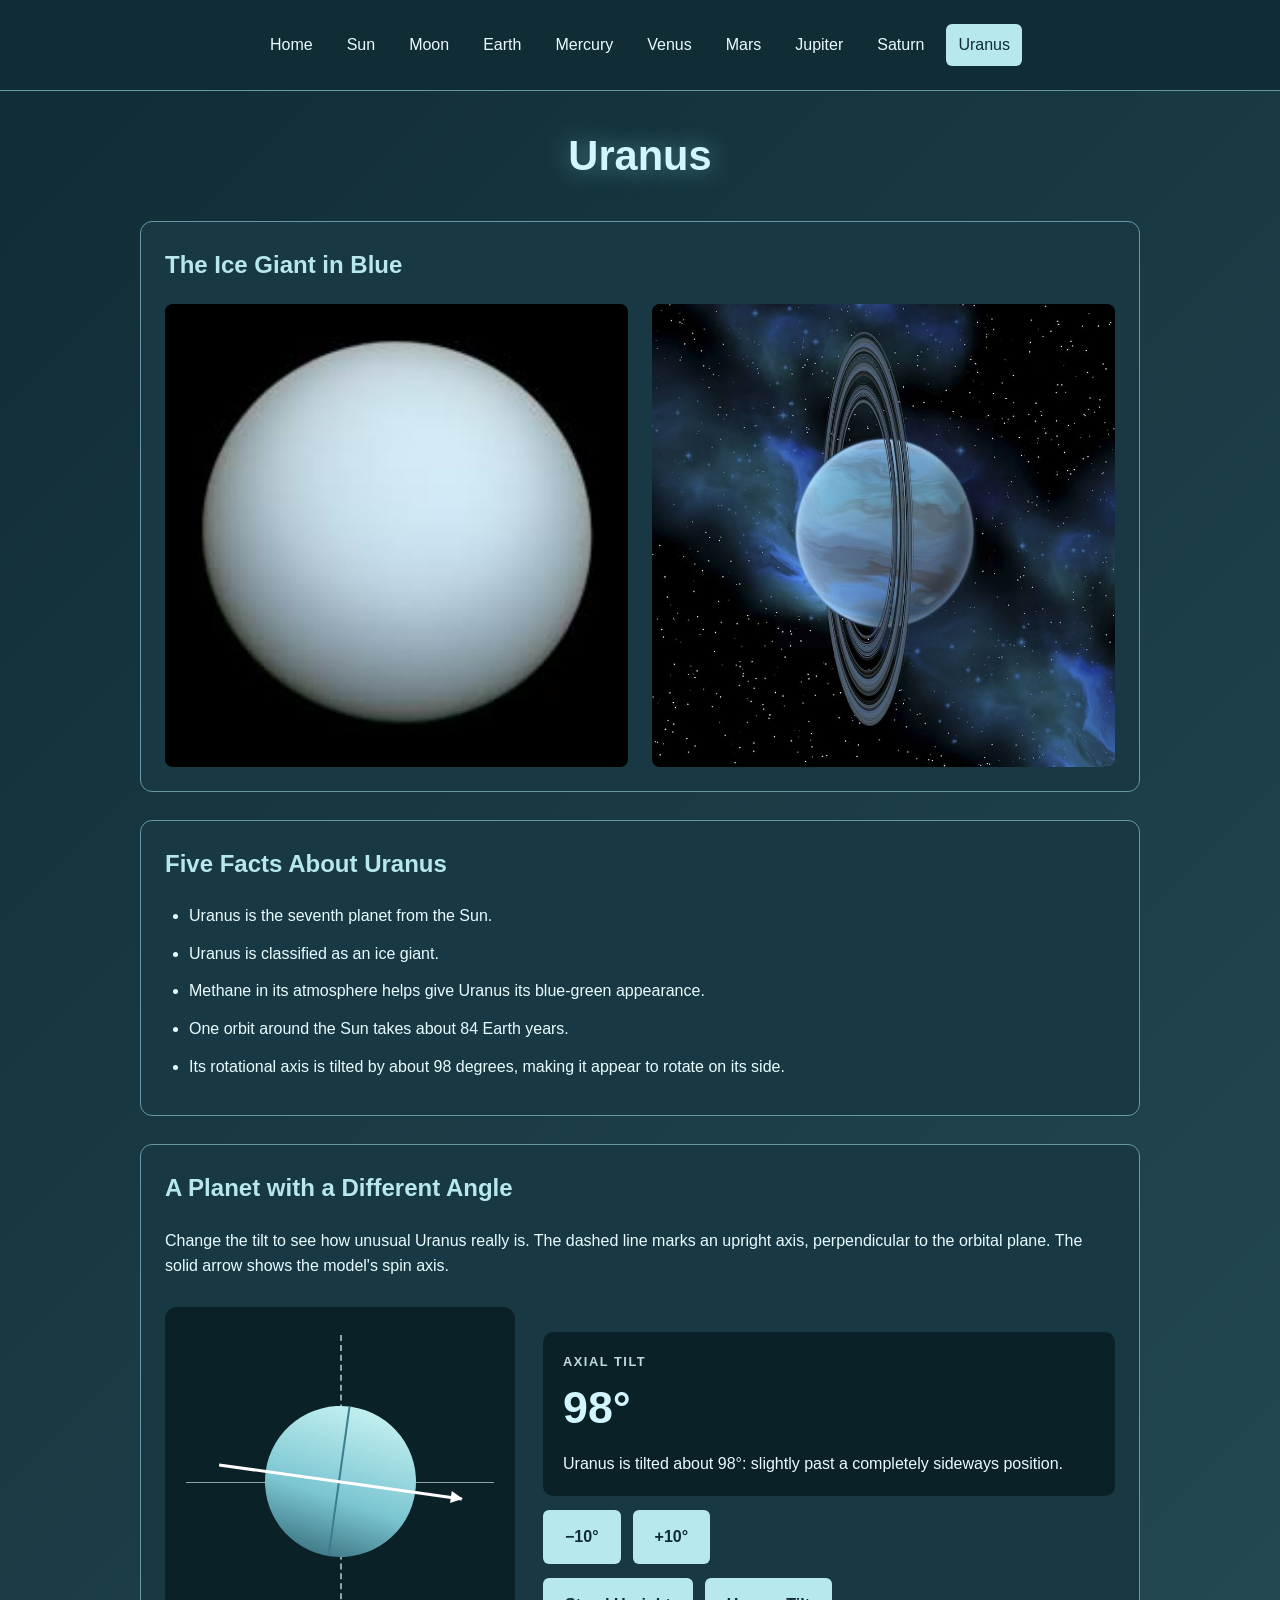
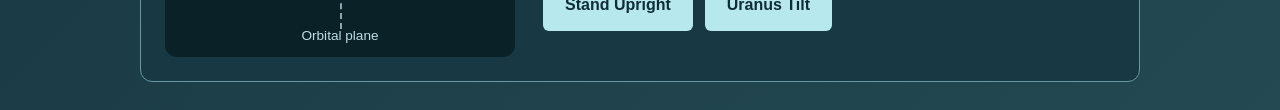
<file: uranus.html>
<!doctype html>
<html lang="en">
  <head>
    <meta charset="UTF-8" />
    <meta name="viewport" content="width=device-width, initial-scale=1.0" />
    <title>Solar System Project | Uranus</title>
    <link rel="stylesheet" href="css/styles.css" />
    <!-- Wait for the diagram and buttons before attaching JavaScript. -->
    <script src="javascript/uranus.js" defer></script>
  </head>
  
  <body class="uranus-page">
    <header class="site-header">
      <!-- Shared navigation links to all ten pages. -->
      <nav aria-label="Main navigation">
        <a href="index.html">Home</a>
        <a href="sun.html">Sun</a>
        <a href="moon.html">Moon</a>
        <a href="earth.html">Earth</a>
        <a href="mercury.html">Mercury</a>
        <a href="venus.html">Venus</a>
        <a href="mars.html">Mars</a>
        <a href="jupiter.html">Jupiter</a>
        <a href="saturn.html">Saturn</a>
        <a href="uranus.html" aria-current="page">Uranus</a>
      </nav>
    </header>

    <main>
      <section class="hero">
        <h1>Uranus</h1>
      </section>

      <section class="panel">
        <h2>The Ice Giant in Blue</h2>
        <div class="image-grid">
          <figure>
            <img
              src="images/uranus1.jpeg"
              alt="Uranus seen from space with its pale blue-green atmosphere"
            />
          </figure>
          <figure>
            <img
              src="images/uranus2.jpg"
              alt="Illustration of Uranus and its rings against a star-filled background"
            />
          </figure>
        </div>
      </section>

      <section class="panel">
        <h2>Five Facts About Uranus</h2>
        <ul class="facts-list">
          <li>Uranus is the seventh planet from the Sun.</li>
          <li>Uranus is classified as an ice giant.</li>
          <li>
            Methane in its atmosphere helps give Uranus its blue-green
            appearance.
          </li>
          <li>One orbit around the Sun takes about 84 Earth years.</li>
          <li>
            Its rotational axis is tilted by about 98 degrees, making it appear
            to rotate on its side.
          </li>
        </ul>
      </section>

      <section class="panel">
        <h2>A Planet with a Different Angle</h2>
        <p>
          Change the tilt to see how unusual Uranus really is. The dashed line
          marks an upright axis, perpendicular to the orbital plane. The solid
          arrow shows the model's spin axis.
        </p>
        <div class="uranus-tilt-layout">
          <!-- Decorative diagram; the angle and explanation provide its text equivalent. -->
          <div class="uranus-tilt-stage" aria-hidden="true">
            <div class="uranus-upright-reference"></div>
            <div class="uranus-orbit-reference"></div>
            <span class="uranus-orbit-label">Orbital plane</span>
            <div id="uranus-tilting-model">
              <div class="uranus-model-globe"></div>
              <div class="uranus-model-equator"></div>
              <div class="uranus-model-axis"></div>
            </div>
          </div>

          <div class="uranus-tilt-controls">
            <div class="uranus-angle-display" role="status" aria-atomic="true">
              <p class="uranus-angle-label">AXIAL TILT</p>
              <p id="uranus-angle">98°</p>
              <p id="uranus-tilt-description">
                Uranus is tilted about 98°: slightly past a completely sideways
                position.
              </p>
            </div>
            <div class="uranus-tilt-buttons">
              <button
                type="button"
                id="less-uranus-tilt"
                aria-label="Decrease tilt by 10 degrees"
              >
                −10°
              </button>
              <button
                type="button"
                id="more-uranus-tilt"
                aria-label="Increase tilt by 10 degrees"
              >
                +10°
              </button>
            </div>
            <div class="uranus-tilt-buttons">
              <button type="button" id="upright-uranus">Stand Upright</button>
              <button type="button" id="actual-uranus">Uranus Tilt</button>
            </div>
          </div>
        </div>
      </section>
    </main>
  </body>
</html>
</file>
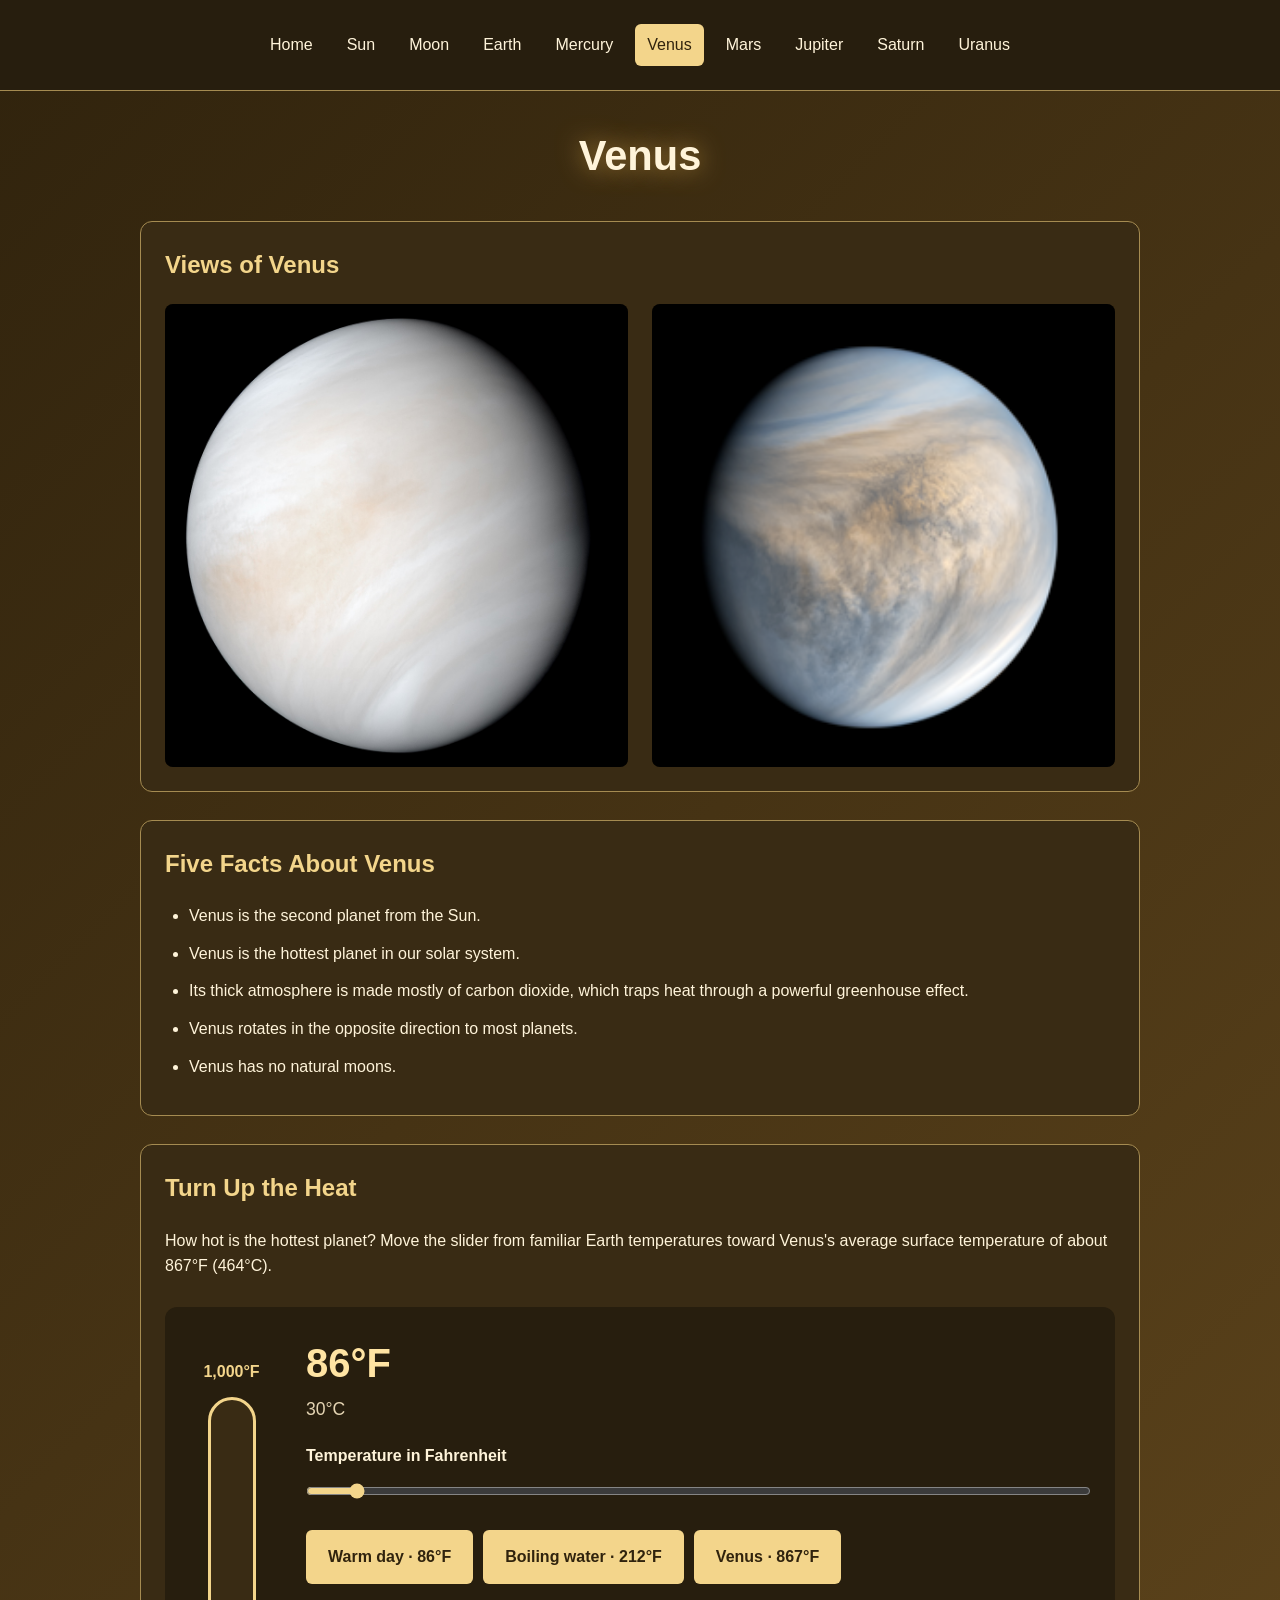
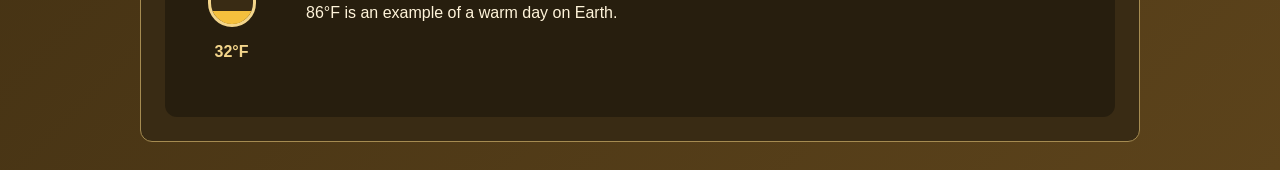
<file: venus.html>
<!doctype html>
<html lang="en">
  <head>
    <meta charset="UTF-8" />
    <meta name="viewport" content="width=device-width, initial-scale=1.0" />
    <title>Solar System Project | Venus</title>
    <link rel="stylesheet" href="css/styles.css" />
    <!-- Connect the thermometer controls after their HTML elements have been parsed. -->
    <script src="javascript/venus.js" defer></script>
  </head>

  <body class="venus-page">
    <header class="site-header">
      <!-- Shared navigation; aria-current identifies this page. -->
      <nav aria-label="Main navigation">
        <a href="index.html">Home</a>
        <a href="sun.html">Sun</a>
        <a href="moon.html">Moon</a>
        <a href="earth.html">Earth</a>
        <a href="mercury.html">Mercury</a>
        <a href="venus.html" aria-current="page">Venus</a>
        <a href="mars.html">Mars</a>
        <a href="jupiter.html">Jupiter</a>
        <a href="saturn.html">Saturn</a>
        <a href="uranus.html">Uranus</a>
      </nav>
    </header>
    
    <main>
      <section class="hero">
        <h1>Venus</h1>
      </section>

      <section class="panel">
        <h2>Views of Venus</h2>
        <!-- Keep both content images visible independently of the thermometer. -->
        <div class="image-grid">
          <figure>
            <img
              src="images/venus1.jpg"
              alt="Venus covered in pale clouds against a black background"
            />
          </figure>
          <figure>
            <img
              src="images/venus2.png"
              alt="Blue and tan view of Venus against a black background"
            />
          </figure>
        </div>
      </section>

      <section class="panel">
        <h2>Five Facts About Venus</h2>
        <ul class="facts-list">
          <li>Venus is the second planet from the Sun.</li>
          <li>Venus is the hottest planet in our solar system.</li>
          <li>
            Its thick atmosphere is made mostly of carbon dioxide, which traps
            heat through a powerful greenhouse effect.
          </li>
          <li>Venus rotates in the opposite direction to most planets.</li>
          <li>Venus has no natural moons.</li>
        </ul>
      </section>

      <section class="panel">
        <h2>Turn Up the Heat</h2>
        <p>
          How hot is the hottest planet? Move the slider from familiar Earth
          temperatures toward Venus's average surface temperature of about 867°F
          (464°C).
        </p>

        <div class="venus-heat-layout">
          <!-- The thermometer is decorative; the numeric reading provides the same information. -->
          <div class="venus-thermometer" aria-hidden="true">
            <span>1,000°F</span>
            <div class="heat-tube"><div id="heat-fill"></div></div>
            <span>32°F</span>
          </div>
          <div class="venus-heat-controls">
            <p id="heat-reading">86°F</p>
            <p id="heat-celsius">30°C</p>
            <label for="heat-slider">Temperature in Fahrenheit</label>
            <input
              type="range"
              id="heat-slider"
              min="32"
              max="1000"
              step="1"
              value="86"
              aria-describedby="heat-explanation"
            />
            <div class="heat-presets" aria-label="Temperature examples">
              <button type="button" id="warm-day">Warm day · 86°F</button>
              <button type="button" id="boiling-water">
                Boiling water · 212°F
              </button>
              <button type="button" id="venus-heat">Venus · 867°F</button>
            </div>
            <p id="heat-explanation">
              86°F is an example of a warm day on Earth.
            </p>
          </div>
        </div>
      </section>
    </main>
  </body>
</html>
</file>
<file: css/styles.css>
/* Shared defaults: include padding and borders in element widths. */
* {
  box-sizing: border-box;
}

body {
  margin: 0;
  font-family: Arial, Helvetica, sans-serif;
  line-height: 1.6;
}

/* Homepage palette; subject pages override the shared blue accents below. */
.home-page {
  color: #edf3ff;
  background: linear-gradient(135deg, #080d20, #17264b);
}

/* Shared header and navigation layout. */
.site-header {
  padding: 24px;
  text-align: center;
  background-color: #080d20;
  border-bottom: 1px solid #40527b;
}

/* Wrap navigation links onto additional rows on narrow screens. */
nav {
  display: flex;
  flex-wrap: wrap;
  justify-content: center;
  gap: 10px;
}

nav a {
  padding: 8px 12px;
  color: #edf3ff;
  text-decoration: none;
  border-radius: 6px;
}

/* Highlight both hovered links and the current page. */
nav a:hover,
nav a[aria-current="page"] {
  color: #080d20;
  background-color: #a8d8ff;
}

/* Center the content and limit line lengths on wide screens. */
main {
  width: 90%;
  max-width: 1000px;
  margin: 0 auto;
}

/* Shared title area and heading styles. */
.hero {
  padding: 60px 0 36px;
  text-align: center;
}

h1 {
  margin: 12px 0;
  font-size: 2.6rem;
  line-height: 1.2;
}

h2 {
  margin-top: 0;
  color: #b9ddff;
}

.hero p {
  max-width: 700px;
  margin-left: auto;
  margin-right: auto;
}

/* Reusable content containers; each page theme supplies its own colors. */
.panel {
  margin-bottom: 28px;
  padding: 24px;
  background-color: #111c36;
  border: 1px solid #40527b;
  border-radius: 12px;
}

/* Images sit side by side when space allows and wrap on smaller screens. */
.image-grid {
  display: flex;
  flex-wrap: wrap;
  gap: 24px;
}

figure {
  flex: 1 1 260px;
  min-width: 0;
  margin: 0;
}

/* All images use square frames; contain preserves the full picture without stretching. */
img {
  display: block;
  width: 100%;
  height: auto;
  aspect-ratio: 1 / 1;
  object-fit: contain;
  object-position: center;
  border-radius: 8px;
}

figcaption {
  margin-top: 10px;
  color: #c5d0e8;
  font-size: 0.95rem;
}

.facts-list {
  padding-left: 24px;
}

.facts-list li {
  margin-bottom: 12px;
}

/* Shared button appearance and hover feedback. */
button {
  padding: 12px 20px;
  color: #080d20;
  background-color: #a8d8ff;
  border: 2px solid transparent;
  border-radius: 6px;
  font: inherit;
  font-weight: bold;
  cursor: pointer;
}

button:hover {
  background-color: #d0eaff;
}

/* Keep keyboard focus visible on links and buttons. */
a:focus-visible,
button:focus-visible {
  outline: 3px solid #ffd166;
  outline-offset: 4px;
}

/* Page-specific backgrounds fill unused space around nonsquare source images. */
.home-page .image-grid img {
  background-color: #080d20;
}
.sun-page .image-grid img {
  background-color: #211008;
}

/* Sun theme: warm backgrounds, gold accents, and a glowing title. */
.sun-page {
  color: #fff1df;
  background: linear-gradient(135deg, #211008, #542508);
}

.sun-page .site-header {
  background-color: #211008;
  border-bottom-color: #a65d2a;
}

.sun-page nav a {
  color: #fff1df;
}

.sun-page nav a:hover,
.sun-page nav a[aria-current="page"] {
  color: #211008;
  background-color: #ffc078;
}

.sun-page h2 {
  color: #ffd19a;
}

.sun-page h1 {
  color: #fff1df;
  text-shadow: 0 0 24px #b95214;
}

.sun-page .panel {
  background-color: #32180d;
  border-color: #a65d2a;
}

.sun-page button {
  color: #211008;
  background-color: #ffc078;
}

.sun-page button:hover {
  background-color: #ffdcad;
}

.sun-page a:focus-visible,
.sun-page button:focus-visible {
  outline-color: #fff1df;
}

/* Moon page: charcoal backgrounds and silver accents. */
.moon-page {
  color: #f0f0f4;
  background: linear-gradient(135deg, #101116, #30333e);
}

.moon-page .site-header {
  background-color: #101116;
  border-bottom-color: #626777;
}

.moon-page nav a {
  color: #f0f0f4;
}

.moon-page nav a:hover,
.moon-page nav a[aria-current="page"] {
  color: #101116;
  background-color: #d7dbe5;
}

.moon-page h1 {
  text-shadow: 0 0 24px #9097aa;
}

.moon-page h2 {
  color: #e0e3ed;
}

.moon-page .panel {
  background-color: #20222b;
  border-color: #626777;
}

/* Equal image frames preserve each photograph without cropping. */
.moon-page .image-grid img {
  background-color: #101116;
}

.moon-page button {
  color: #101116;
  background-color: #d7dbe5;
}

.moon-page button:hover {
  background-color: #ffffff;
}

.moon-page a:focus-visible,
.moon-page button:focus-visible {
  outline-color: #ffffff;
}

/* Interactive moon-phase display. */
.phase-explorer {
  text-align: center;
}

#phase-display {
  margin: 24px 0;
  padding: 24px;
  background-color: #101116;
  border: 1px solid #626777;
  border-radius: 12px;
}

#phase-symbol {
  display: block;
  font-size: 6rem;
  line-height: 1.3;
}

#phase-name {
  margin: 16px 0;
  font-size: 1.5rem;
}

#phase-description {
  max-width: 550px;
  margin: 0 auto;
}

#phase-counter {
  color: #c8ccd8;
  font-size: 0.9rem;
}

.phase-controls {
  display: flex;
  flex-wrap: wrap;
  justify-content: center;
  gap: 12px;
}

/* Earth daytime theme: ocean blues, green accents, and light panels. */
.earth-page {
  color: #153d49;
  background: linear-gradient(135deg, #dff5ff, #e2f3df);
}

.earth-page .site-header {
  background-color: #164d60;
  border-bottom-color: #347a83;
}

.earth-page nav a {
  color: #ffffff;
}

.earth-page nav a:hover,
.earth-page nav a[aria-current="page"] {
  color: #12382c;
  background-color: #b9edbc;
}

.earth-page h1 {
  color: #145b75;
}

.earth-page h2 {
  color: #216344;
}

.earth-page .panel {
  background-color: #f5fbff;
  border-color: #83abae;
}

/* Square frames show the complete images without cropping. */
.earth-page .image-grid img {
  background-color: #102733;
}

.earth-page button {
  color: #ffffff;
  background-color: #216344;
}

.earth-page button:hover {
  background-color: #174b33;
}

/* Dark outlines are visible against the light daytime panels. */
.earth-page button:focus-visible {
  outline-color: #145b75;
}

.earth-page nav a:focus-visible {
  outline-color: #ffffff;
}

.earth-interaction {
  text-align: center;
}

#earth-theme-status {
  margin-bottom: 0;
  font-weight: bold;
}

/* JavaScript adds night-mode to the body to activate these overrides. */
.earth-page.night-mode {
  color: #e7f4ff;
  background: linear-gradient(135deg, #071724, #102d34);
}

.earth-page.night-mode .site-header {
  background-color: #071724;
  border-bottom-color: #497888;
}

.earth-page.night-mode h1 {
  color: #b7e3ff;
}

.earth-page.night-mode h2 {
  color: #a9e7ba;
}

.earth-page.night-mode .panel {
  background-color: #132f3c;
  border-color: #497888;
}

.earth-page.night-mode button {
  color: #12382c;
  background-color: #b9edbc;
}

.earth-page.night-mode button:hover {
  background-color: #d8f7da;
}

.earth-page.night-mode button:focus-visible {
  outline-color: #ffffff;
}

/* Mercury theme: rocky grays with copper accents. */
.mercury-page {
  color: #f2eeeb;
  background: linear-gradient(135deg, #191817, #39322e);
}

.mercury-page .site-header {
  background-color: #191817;
  border-bottom-color: #8c7463;
}

.mercury-page nav a {
  color: #f2eeeb;
}

.mercury-page nav a:hover,
.mercury-page nav a[aria-current="page"] {
  color: #211a16;
  background-color: #e5b38c;
}

.mercury-page h1 {
  color: #f2eeeb;
  text-shadow: 0 0 20px #756254;
}

.mercury-page h2 {
  color: #edc5a5;
}

.mercury-page .panel {
  background-color: #292522;
  border-color: #8c7463;
}

/* Preserve the complete photographs inside matching square frames. */
.mercury-page .image-grid img {
  background-color: #191817;
}

.mercury-page button {
  color: #211a16;
  background-color: #e5b38c;
}

.mercury-page button:hover {
  background-color: #f5d2b7;
}

/* Highlight keyboard focus on links, buttons, and radio inputs. */
.mercury-page a:focus-visible,
.mercury-page button:focus-visible,
.mercury-page input:focus-visible {
  outline: 3px solid #ffffff;
  outline-offset: 4px;
}

/* Keep the quiz question and its answers grouped together. */
.mercury-quiz fieldset {
  min-width: 0;
  margin: 0 0 20px;
  padding: 20px;
  border: 1px solid #8c7463;
  border-radius: 8px;
}

.mercury-quiz legend {
  padding: 0 8px;
  font-weight: bold;
}

/* Clicking anywhere on a label selects its radio button. */
.mercury-answer {
  display: flex;
  align-items: center;
  gap: 12px;
  margin: 12px 0;
  padding: 12px;
  background-color: #191817;
  border-radius: 6px;
  cursor: pointer;
}

.mercury-answer:hover {
  background-color: #42372f;
}

.mercury-answer input {
  margin: 0;
  accent-color: #e5b38c;
}

.mercury-quiz-controls {
  display: flex;
  flex-wrap: wrap;
  gap: 12px;
}

#mercury-feedback {
  min-height: 3em;
  margin-bottom: 0;
  font-weight: bold;
}

/* Feedback uses explanatory text as well as color. */
#mercury-feedback.correct {
  color: #afe5b7;
}

#mercury-feedback.incorrect {
  color: #ffc2b5;
}

/* Venus theme: gold accents and warm cloud-inspired backgrounds. */
.venus-page {
  color: #fff4da;
  background: linear-gradient(135deg, #30230d, #5c431b);
}

.venus-page .site-header {
  background-color: #271e0e;
  border-bottom-color: #a58b51;
}

.venus-page nav a {
  color: #fff4da;
}

.venus-page nav a:hover,
.venus-page nav a[aria-current="page"] {
  color: #30230d;
  background-color: #f3d58b;
}

.venus-page h1 {
  color: #fff4da;
  text-shadow: 0 0 24px #ad853d;
}

.venus-page h2 {
  color: #f3d58b;
}

.venus-page .panel {
  background-color: #392b14;
  border-color: #a58b51;
}

/* Show the full images inside matching square frames. */
.venus-page .image-grid img {
  background-color: #271e0e;
}

.venus-page button {
  color: #30230d;
  background-color: #f3d58b;
}

.venus-page button:hover {
  background-color: #ffe9b3;
}

/* A visible outline supports navigation with a keyboard. */
.venus-page a:focus-visible,
.venus-page button:focus-visible,
.venus-page input:focus-visible {
  outline: 3px solid #ffffff;
  outline-offset: 4px;
}

/* Venus heat explorer: thermometer and controls wrap on narrow screens. */
.venus-heat-layout {
  display: flex;
  flex-wrap: wrap;
  align-items: center;
  justify-content: center;
  gap: 32px;
  margin: 28px 0;
  padding: 24px;
  background-color: #271e0e;
  border-radius: 12px;
}

.venus-thermometer {
  flex: 0 0 85px;
  text-align: center;
  color: #f3d58b;
  font-weight: bold;
}

.heat-tube {
  position: relative;
  width: 48px;
  height: 230px;
  margin: 12px auto;
  overflow: hidden;
  border: 3px solid #f3d58b;
  border-radius: 24px;
  background-color: #392b14;
}

/* JavaScript adjusts the fill height and color to match the slider. */
#heat-fill {
  position: absolute;
  bottom: 0;
  width: 100%;
  height: 5.58%;
  background-color: #f3b83d;
}

.venus-heat-controls {
  flex: 1 1 240px;
  min-width: 0;
}

/* Fahrenheit is prominent; Celsius appears beneath it as a reference. */
#heat-reading {
  margin: 0;
  font-size: 2.5rem;
  font-weight: bold;
  color: #ffe4a3;
}

#heat-celsius {
  margin: 0 0 20px;
  font-size: 1.1rem;
  color: #e4d4b3;
}

.venus-heat-controls label {
  display: block;
  margin-bottom: 12px;
  font-weight: bold;
}

#heat-slider {
  width: 100%;
  margin: 0;
  accent-color: #f3d58b;
  cursor: pointer;
}

.heat-presets {
  display: flex;
  flex-wrap: wrap;
  gap: 10px;
  margin-top: 24px;
}

#heat-explanation {
  min-height: 4.8em;
  color: #fff4da;
}

/* Homepage destination search: responsive cards preserve the hidden attribute. */
.destination-controls {
  display: flex;
  flex-wrap: wrap;
  gap: 12px;
  margin: 12px 0 24px;
}

#destination-search {
  flex: 1 1 220px;
  min-width: 0;
  padding: 12px;
  font: inherit;
  color: #edf3ff;
  background-color: #080d20;
  border: 1px solid #a8d8ff;
  border-radius: 6px;
}

#destination-search::placeholder {
  color: #c5d0e8;
}
#destination-search:focus-visible {
  outline: 3px solid #ffd166;
  outline-offset: 4px;
}

.destination-grid {
  display: grid;
  grid-template-columns: repeat(auto-fit, minmax(150px, 1fr));
  gap: 12px;
  list-style: none;
  padding: 0;
}

.destination-card {
  padding: 16px;
  background-color: #080d20;
  border: 1px solid #40527b;
  border-radius: 8px;
  font-weight: bold;
}

.destination-card a {
  color: #b9ddff;
}
#destination-status {
  color: #c5d0e8;
}

/* Sun interior explorer: concentric rings are a simplified cross-section. */
.sun-layer-layout {
  display: flex;
  flex-wrap: wrap;
  align-items: center;
  gap: 28px;
  margin: 28px 0;
}

.sun-cross-section {
  position: relative;
  flex: 0 1 260px;
  width: 100%;
  aspect-ratio: 1 / 1;
  margin: 12px auto;
}

.sun-ring {
  position: absolute;
  border-radius: 50%;
}
.convection-ring {
  inset: 0;
  background-color: #b94b1b;
}
.radiation-ring {
  inset: 18%;
  background-color: #ed942e;
}
.core-ring {
  inset: 36%;
  background-color: #ffe09a;
}
.sun-ring.selected-layer {
  outline: 4px solid #ffffff;
  outline-offset: 4px;
}

.sun-layer-content {
  flex: 1 1 250px;
  min-width: 0;
}
.sun-layer-buttons {
  display: flex;
  flex-wrap: wrap;
  gap: 10px;
}
.sun-page .sun-layer-buttons button[aria-pressed="true"] {
  background-color: #fff1df;
  border-color: #b95214;
}
.sun-layer-details {
  margin-top: 20px;
  padding: 20px;
  background-color: #211008;
  border-radius: 8px;
}
.sun-layer-details h3 {
  margin-top: 0;
  color: #ffd19a;
}

/* Mars theme: iron-red backgrounds with sandy accents. */
.mars-page {
  color: #fff0e6;
  background: linear-gradient(135deg, #260f10, #54261e);
}

.mars-page .site-header {
  background-color: #260f10;
  border-bottom-color: #a9634f;
}

.mars-page nav a {
  color: #fff0e6;
}

.mars-page nav a:hover,
.mars-page nav a[aria-current="page"] {
  color: #260f10;
  background-color: #f4b18c;
}

.mars-page h1 {
  color: #ffd4bd;
  text-shadow: 0 0 24px #a2462f;
}
.mars-page h2 {
  color: #ffc19b;
}
.mars-page .panel {
  background-color: #381b19;
  border-color: #a9634f;
}

/* Square frames preserve the whole image; no visible captions are needed. */
.mars-page .image-grid img {
  background-color: #260f10;
}

.mars-page button {
  color: #260f10;
  background-color: #f4b18c;
}
.mars-page button:hover {
  background-color: #ffd4bd;
}

.mars-page a:focus-visible,
.mars-page button:focus-visible,
.mars-page input:focus-visible,
.mars-page select:focus-visible {
  outline: 3px solid #ffffff;
  outline-offset: 4px;
}

/* Mars calculator: compact controls beside a distinct result card. */
.mars-calculator-intro {
  max-width: none;
  margin-bottom: 24px;
  color: #e5c4b6;
}

.mars-calculator-layout {
  display: grid;
  grid-template-columns: minmax(0, 1.15fr) minmax(0, 1fr);
  gap: 28px;
  align-items: stretch;
}

#mars-weight-form {
  display: flex;
  flex-direction: column;
  justify-content: center;
  gap: 20px;
  min-width: 0;
}

.mars-weight-fields {
  display: grid;
  grid-template-columns: minmax(0, 1fr) 90px;
  gap: 12px;
}

.mars-weight-fields > div {
  min-width: 0;
}
.mars-weight-fields label {
  display: block;
  margin-bottom: 8px;
  font-weight: bold;
}

.mars-weight-fields input,
.mars-weight-fields select {
  display: block;
  width: 100%;
  height: 52px;
  padding: 0 12px;
  font: inherit;
  color: #fff0e6;
  background-color: #260f10;
  border: 1px solid #a9634f;
  border-radius: 8px;
  color-scheme: dark;
}

.mars-weight-fields input::placeholder {
  color: #bd9180;
}
.mars-weight-controls {
  display: flex;
  flex-wrap: wrap;
  gap: 12px;
}
.mars-weight-controls button {
  min-height: 48px;
}
.mars-page .mars-reset-button {
  color: #f4b18c;
  background-color: transparent;
  border-color: #a9634f;
}
.mars-page .mars-reset-button:hover {
  background-color: #54261e;
}

#mars-weight-result {
  display: flex;
  flex-direction: column;
  justify-content: center;
  min-width: 0;
  min-height: 210px;
  padding: 24px;
  text-align: center;
  background-color: #260f10;
  border: 1px solid #a9634f;
  border-radius: 12px;
}

.mars-result-label {
  margin: 0;
  color: #e5c4b6;
  font-size: 0.8rem;
  letter-spacing: 0.14em;
  font-weight: bold;
}
#mars-result-value {
  margin: 8px 0;
  color: #ffc19b;
  font-size: clamp(1.8rem, 4vw, 2.8rem);
  line-height: 1.2;
  font-weight: bold;
  overflow-wrap: anywhere;
}
#mars-result-detail {
  margin: 0;
  color: #e5c4b6;
  font-size: 0.9rem;
}

/* Stack the result below the controls on narrower screens. */
@media (max-width: 700px) {
  .mars-calculator-layout {
    grid-template-columns: minmax(0, 1fr);
    gap: 20px;
  }
  #mars-weight-result {
    min-height: 170px;
  }
}

@media (max-width: 380px) {
  .mars-weight-fields {
    grid-template-columns: minmax(0, 1fr);
  }
}

/* Jupiter theme: muted cloud bands, warm cream, and brown accents. */
.jupiter-page {
  color: #f8efe3;
  background: repeating-linear-gradient(
    0deg,
    #302620 0px,
    #302620 80px,
    #392d25 80px,
    #392d25 140px
  );
}

.jupiter-page .site-header {
  background-color: #211c18;
  border-bottom-color: #947e66;
}
.jupiter-page nav a {
  color: #f8efe3;
}
.jupiter-page nav a:hover,
.jupiter-page nav a[aria-current="page"] {
  color: #211c18;
  background-color: #dfc49e;
}
.jupiter-page h1 {
  color: #f5e0c2;
  text-shadow: 0 0 22px #8b6449;
}
.jupiter-page h2 {
  color: #e8cfae;
}
.jupiter-page .panel {
  background-color: #302720;
  border-color: #947e66;
}

/* Square frames preserve both photographs without cropping. */
.jupiter-page .image-grid img {
  background-color: #151411;
}
.jupiter-page button {
  color: #211c18;
  background-color: #dfc49e;
}
.jupiter-page button:hover {
  background-color: #f5e0c2;
}
.jupiter-page a:focus-visible,
.jupiter-page button:focus-visible {
  outline: 3px solid #ffffff;
  outline-offset: 4px;
}
.jupiter-page button:disabled {
  opacity: 0.5;
  cursor: default;
}

.jupiter-moons-section {
  text-align: center;
}
.jupiter-moons-section > p {
  max-width: 700px;
  margin-left: auto;
  margin-right: auto;
}

/* A responsive square contains four concentric orbital paths. */
#jupiter-orbit-model {
  position: relative;
  width: 100%;
  max-width: 430px;
  aspect-ratio: 1 / 1;
  margin: 28px auto;
  border-radius: 50%;
  background: radial-gradient(circle, #4d3724, #151411 70%);
}

.jupiter-model-planet {
  position: absolute;
  inset: 39%;
  border-radius: 50%;
  background: repeating-linear-gradient(
    0deg,
    #d3a274 0%,
    #d3a274 12%,
    #f0dab6 12%,
    #f0dab6 23%,
    #a36b47 23%,
    #a36b47 31%
  );
  box-shadow: inset -12px -4px 16px #00000060;
}

/* Each circle rotates its marker around Jupiter; nothing moves until Start. */
.jupiter-orbit {
  position: absolute;
  border: 1px solid #7a6b566e;
  border-radius: 50%;
  animation: jupiter-orbit-turn linear infinite;
  animation-play-state: paused;
  pointer-events: none;
}

.io-orbit {
  inset: 32%;
  animation-duration: 8s;
  animation-delay: -1s;
}
.europa-orbit {
  inset: 22%;
  animation-duration: 12s;
  animation-delay: -5s;
}
.ganymede-orbit {
  inset: 12%;
  animation-duration: 18s;
  animation-delay: -11s;
}
.callisto-orbit {
  inset: 2%;
  animation-duration: 24s;
  animation-delay: -18s;
}

.orbit-moon {
  position: absolute;
  left: 50%;
  top: 0;
  width: 13px;
  height: 13px;
  transform: translate(-50%, -50%);
  border-radius: 50%;
  border: 1px solid #ffffffa0;
}

.io-orbit .orbit-moon,
.io-key {
  background-color: #f1c95f;
}
.europa-orbit .orbit-moon,
.europa-key {
  background-color: #dceafb;
}
.ganymede-orbit .orbit-moon,
.ganymede-key {
  background-color: #c6946c;
}
.callisto-orbit .orbit-moon,
.callisto-key {
  background-color: #a3a9b2;
}
#jupiter-orbit-model.orbits-running .jupiter-orbit {
  animation-play-state: running;
}

@keyframes jupiter-orbit-turn {
  from {
    transform: rotate(0deg);
  }
  to {
    transform: rotate(-360deg);
  }
}

.jupiter-moon-legend {
  display: flex;
  flex-wrap: wrap;
  justify-content: center;
  gap: 12px 20px;
  list-style: none;
  padding: 0;
}
.jupiter-moon-legend li {
  display: flex;
  align-items: center;
  gap: 8px;
}
.moon-key {
  width: 12px;
  height: 12px;
  border-radius: 50%;
  flex-shrink: 0;
}
.jupiter-orbit-controls {
  display: flex;
  flex-wrap: wrap;
  justify-content: center;
  gap: 12px;
  margin-top: 24px;
}
#jupiter-orbit-status {
  font-weight: bold;
}

/* Saturn theme: pale gold accents with warm olive-brown backgrounds. */
.saturn-page {
  color: #faf3df;
  background: linear-gradient(135deg, #252318, #49422a);
}
.saturn-page .site-header {
  background-color: #201e15;
  border-bottom-color: #9e9164;
}
.saturn-page nav a {
  color: #faf3df;
}
.saturn-page nav a:hover,
.saturn-page nav a[aria-current="page"] {
  color: #252318;
  background-color: #e8d59a;
}
.saturn-page h1 {
  color: #f9e8b6;
  text-shadow: 0 0 24px #98824a;
}
.saturn-page h2 {
  color: #ead7a1;
}
.saturn-page .panel {
  background-color: #302d1f;
  border-color: #9e9164;
}

/* Keep square image frames without cropping the rings out of photographs. */
.saturn-page .image-grid img {
  background-color: #15150f;
}
.saturn-page button {
  color: #252318;
  background-color: #e8d59a;
}
.saturn-page button:hover {
  background-color: #fff0bf;
}
.saturn-page a:focus-visible,
.saturn-page button:focus-visible,
.saturn-page input:focus-visible {
  outline: 3px solid #ffffff;
  outline-offset: 4px;
}

/* The model and controls wrap into a single column on narrow screens. */
.saturn-explorer-layout {
  display: flex;
  flex-wrap: wrap;
  align-items: center;
  gap: 28px;
  margin: 28px 0;
}
.saturn-ring-model {
  position: relative;
  flex: 1 1 280px;
  max-width: 380px;
  aspect-ratio: 1 / 1;
  margin: 0 auto;
  background-color: #15150f;
  border-radius: 50%;
}
.saturn-ring {
  position: absolute;
  border-radius: 50%;
}
.ring-a {
  inset: 3%;
  border: 16px solid #baac78;
}
.ring-b {
  inset: 15%;
  border: 22px solid #efdfa9;
}
.ring-c {
  inset: 29%;
  border: 10px solid #706a51;
}
.saturn-model-planet {
  position: absolute;
  inset: 40%;
  border-radius: 50%;
  background: linear-gradient(160deg, #f7e4ae, #af965a);
  box-shadow: inset -8px -4px 12px #00000050;
}

.saturn-ring-controls {
  flex: 1 1 280px;
  min-width: 0;
}
.saturn-ring-controls fieldset {
  min-width: 0;
  margin: 0;
  padding: 16px;
  border: 1px solid #9e9164;
  border-radius: 10px;
}
.saturn-ring-controls legend {
  padding: 0 8px;
  font-weight: bold;
}
.saturn-ring-option {
  display: flex;
  align-items: flex-start;
  gap: 12px;
  padding: 12px 0;
  cursor: pointer;
}
.saturn-ring-option input {
  width: 20px;
  height: 20px;
  margin: 3px 0 0;
  flex-shrink: 0;
  accent-color: #e8d59a;
}
.saturn-ring-option strong {
  display: block;
  color: #f9e8b6;
}
.saturn-ring-option small {
  display: block;
  color: #d9ceb0;
}
.saturn-ring-buttons {
  display: flex;
  flex-wrap: wrap;
  gap: 12px;
  margin-top: 20px;
}
#saturn-ring-status {
  color: #faf3df;
}

/* Uranus theme: deep teal backgrounds and icy blue accents. */
.uranus-page {
  color: #e9fcff;
  background: linear-gradient(135deg, #102c35, #244953);
}
.uranus-page .site-header {
  background-color: #102c35;
  border-bottom-color: #6799a4;
}
.uranus-page nav a {
  color: #e9fcff;
}
.uranus-page nav a:hover,
.uranus-page nav a[aria-current="page"] {
  color: #102c35;
  background-color: #b6e8ee;
}
.uranus-page h1 {
  color: #d1f6ff;
  text-shadow: 0 0 24px #518a98;
}
.uranus-page h2 {
  color: #b6e8ee;
}
.uranus-page .panel {
  background-color: #183943;
  border-color: #6799a4;
}
.uranus-page .image-grid img {
  background-color: #0b2128;
}
.uranus-page button {
  color: #102c35;
  background-color: #b6e8ee;
}
.uranus-page button:hover {
  background-color: #d9f9ff;
}
.uranus-page button:disabled {
  opacity: 0.5;
  cursor: default;
}
.uranus-page a:focus-visible,
.uranus-page button:focus-visible {
  outline: 3px solid #ffffff;
  outline-offset: 4px;
}

/* Responsive diagram and controls sit side by side when space allows. */
.uranus-tilt-layout {
  display: flex;
  flex-wrap: wrap;
  align-items: center;
  gap: 28px;
  margin: 28px 0;
}
.uranus-tilt-stage {
  position: relative;
  flex: 1 1 280px;
  max-width: 350px;
  aspect-ratio: 1 / 1;
  margin: 0 auto;
  overflow: hidden;
  background-color: #0b2128;
  border-radius: 12px;
}

/* Fixed references make the changing axis angle easy to compare. */
.uranus-upright-reference {
  position: absolute;
  left: 50%;
  top: 8%;
  bottom: 8%;
  border-left: 2px dashed #86a9b1;
}
.uranus-orbit-reference {
  position: absolute;
  top: 50%;
  left: 6%;
  right: 6%;
  border-top: 1px solid #86a9b1;
}
.uranus-orbit-label {
  position: absolute;
  bottom: 10px;
  width: 100%;
  text-align: center;
  font-size: 0.85rem;
  color: #bddde3;
}

/* JavaScript rotates the globe, equator, and axis together around the center. */
#uranus-tilting-model {
  position: absolute;
  inset: 15%;
  transform: rotate(98deg);
}
.uranus-model-globe {
  position: absolute;
  inset: 19%;
  border-radius: 50%;
  background: linear-gradient(100deg, #caf4f4, #7bc6d1 60%, #356c7b);
}
.uranus-model-equator {
  position: absolute;
  top: 50%;
  left: 19%;
  right: 19%;
  border-top: 2px solid #397e8c;
}
.uranus-model-axis {
  position: absolute;
  left: 50%;
  top: 0;
  bottom: 0;
  width: 3px;
  background-color: #ffffff;
  transform: translateX(-50%);
}
.uranus-model-axis::before {
  content: "";
  position: absolute;
  top: -1px;
  left: -5px;
  width: 0;
  height: 0;
  border-left: 6px solid transparent;
  border-right: 6px solid transparent;
  border-bottom: 12px solid #ffffff;
}

.uranus-tilt-controls {
  flex: 1 1 260px;
  min-width: 0;
}
.uranus-angle-display {
  padding: 20px;
  background-color: #0b2128;
  border-radius: 10px;
}
.uranus-angle-label {
  margin: 0;
  color: #bddde3;
  letter-spacing: 0.12em;
  font-size: 0.8rem;
  font-weight: bold;
}
#uranus-angle {
  margin: 8px 0;
  color: #d1f6ff;
  font-size: 2.8rem;
  font-weight: bold;
  line-height: 1.2;
}
#uranus-tilt-description {
  margin-bottom: 0;
}
.uranus-tilt-buttons {
  display: flex;
  flex-wrap: wrap;
  gap: 12px;
  margin-top: 14px;
}

/* Subject-page spacing: title-only headers, with the homepage excluded. */
body:not(.home-page) .hero {
  padding: 40px 0;
}

/* Remove default heading margins so the title has equal space above and below. */
body:not(.home-page) .hero h1 {
  margin: 0;
  font-size: clamp(2rem, 5vw, 2.6rem);
}

/* Keep section headings aligned across subject pages. */
body:not(.home-page) main > .panel > h2 {
  margin: 0 0 20px;
}

/* Avoid an extra bottom gap from the final paragraph, list, or form in a panel. */
body:not(.home-page) main > .panel > :last-child {
  margin-bottom: 0;
}

/* Slightly tighter spacing keeps title-only pages comfortable on phones. */
@media (max-width: 600px) {
  body:not(.home-page) .hero {
    padding: 28px 0;
  }

  body:not(.home-page) main > .panel {
    padding: 20px;
    margin-bottom: 24px;
  }
}
</file>
